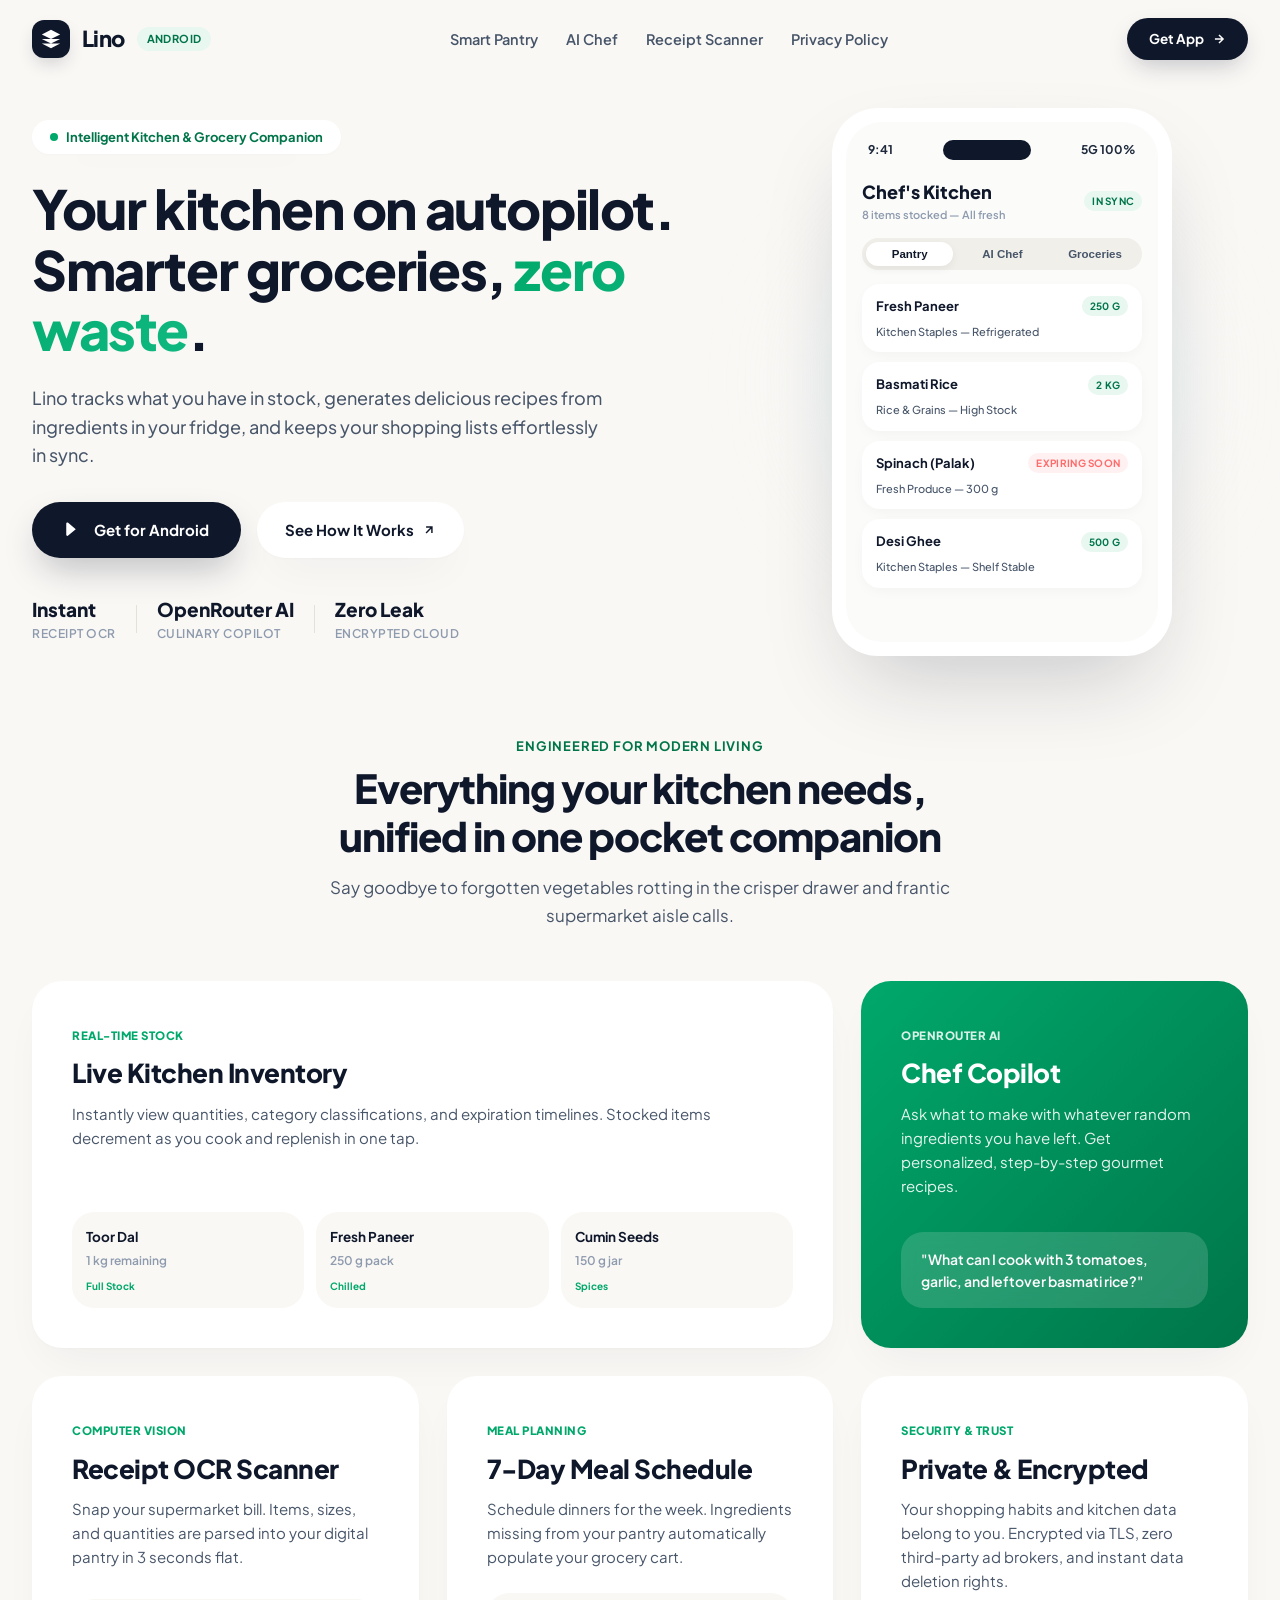
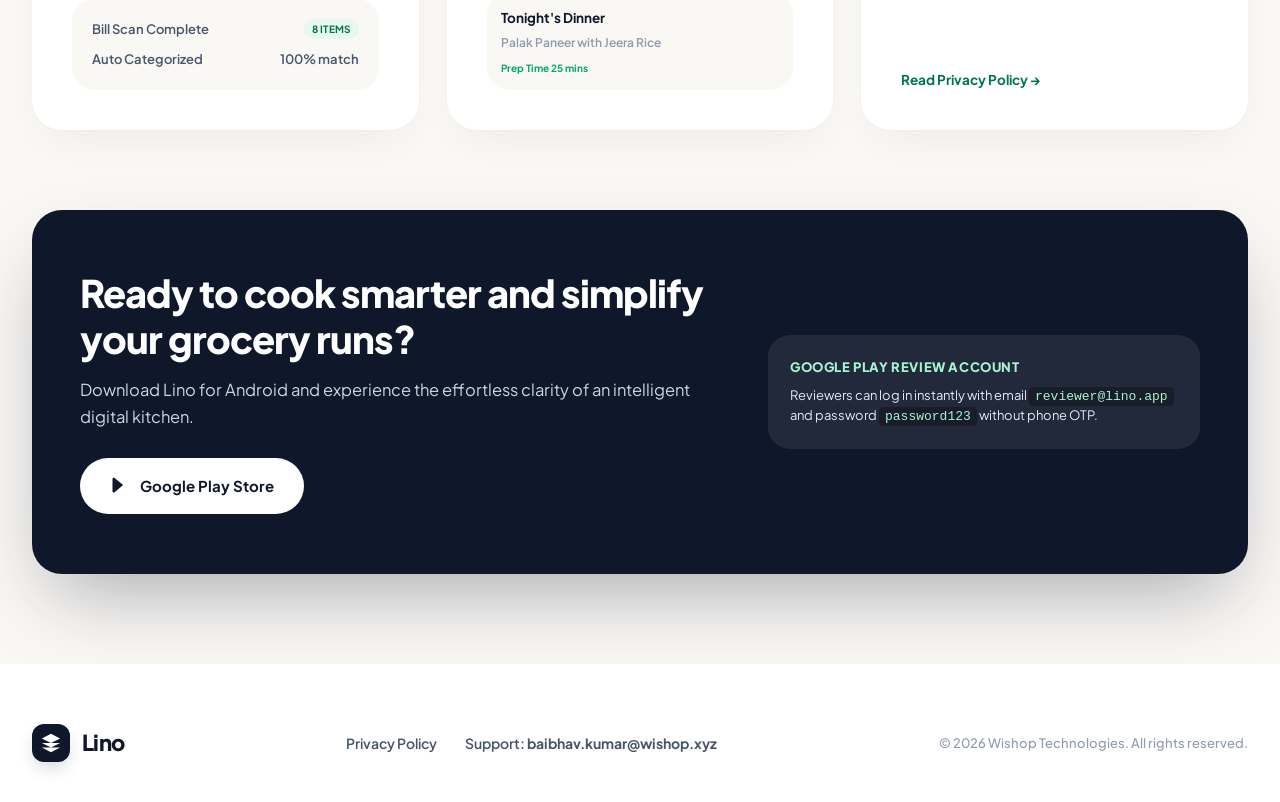
<file: index.html>
<!DOCTYPE html>
<html lang="en">
<head>
  <meta charset="UTF-8">
  <meta name="viewport" content="width=device-width, initial-scale=1.0">
  <title>Lino — Smart Grocery Shopping & Intelligent Kitchen Companion</title>
  <meta name="description" content="Lino is a modern grocery companion and intelligent kitchen inventory app. Track your pantry in real time, cook meals with our AI Chef Copilot, and reduce food waste.">
  <link rel="preconnect" href="https://fonts.googleapis.com">
  <link rel="preconnect" href="https://fonts.gstatic.com" crossorigin>
  <link href="https://fonts.googleapis.com/css2?family=Plus+Jakarta+Sans:wght@400;500;600;700;800&display=swap" rel="stylesheet">
  <style>
    /*
      PREVIOUS PRIVACY POLICY VIEW - COMMENTED OUT AS PER RULE
      Previous index.html contained legal Privacy Policy text.
      The complete legal policy is preserved at privacy.html and linked in navigation & footer.
    */
    :root {
      --bg-warm: #FAF8F5;
      --bg-card: #FFFFFF;
      --primary: #1E293B;
      --primary-dark: #0F172A;
      --accent-green: #00A86B;
      --accent-green-soft: #E8F7F0;
      --accent-green-deep: #00754A;
      --accent-blue: #2563EB;
      --accent-blue-soft: #EFF6FF;
      --accent-coral: #FF6B6B;
      --accent-coral-soft: #FFF1F1;
      --text-main: #1E293B;
      --text-secondary: #475569;
      --text-muted: #8E9BAE;
      --shadow-ambient: 0 20px 45px -15px rgba(26, 38, 57, 0.06), 0 1px 3px rgba(0, 0, 0, 0.02);
      --shadow-hover: 0 30px 60px -18px rgba(26, 38, 57, 0.12);
      --shadow-phone: 0 40px 90px -25px rgba(15, 23, 42, 0.22);
      --radius-sm: 14px;
      --radius-md: 22px;
      --radius-lg: 30px;
      --radius-pill: 9999px;
    }
    * { box-sizing: border-box; margin: 0; padding: 0; border: none; outline: none; }
    html { scroll-behavior: smooth; }
    body {
      font-family: 'Plus Jakarta Sans', -apple-system, BlinkMacSystemFont, sans-serif;
      background-color: var(--bg-warm);
      color: var(--text-main);
      line-height: 1.6;
      -webkit-font-smoothing: antialiased;
      overflow-x: hidden;
    }
    /* Seamless Header Nav */
    nav {
      position: sticky; top: 0; z-index: 100;
      background: rgba(250, 248, 245, 0.9);
      backdrop-filter: blur(16px);
      padding: 18px 32px;
      display: flex; align-items: center; justify-content: space-between;
      max-width: 1320px; margin: 0 auto;
    }
    .brand-wrap { display: flex; align-items: center; gap: 12px; text-decoration: none; color: var(--primary-dark); }
    .brand-logo-icon {
      width: 38px; height: 38px; background: var(--primary-dark);
      border-radius: 12px; display: flex; align-items: center; justify-content: center;
      box-shadow: 0 8px 18px -4px rgba(15, 23, 42, 0.2);
    }
    .brand-logo-icon svg { width: 22px; height: 22px; fill: #FFFFFF; }
    .brand-text { font-size: 22px; font-weight: 800; letter-spacing: -0.6px; color: var(--primary-dark); }
    .brand-badge {
      font-size: 11px; font-weight: 700; background: var(--accent-green-soft);
      color: var(--accent-green-deep); padding: 3px 10px; border-radius: var(--radius-pill);
      letter-spacing: 0.4px; text-transform: uppercase;
    }
    .nav-menu { display: flex; align-items: center; gap: 28px; list-style: none; }
    .nav-link { text-decoration: none; color: var(--text-secondary); font-size: 14.5px; font-weight: 600; transition: color 0.2s; }
    .nav-link:hover { color: var(--accent-green-deep); }
    .nav-btn {
      text-decoration: none; background: var(--primary-dark); color: #FFFFFF;
      font-size: 13.5px; font-weight: 700; padding: 10px 22px; border-radius: var(--radius-pill);
      box-shadow: 0 10px 24px -6px rgba(15, 23, 42, 0.25); display: inline-flex; align-items: center; gap: 8px;
      transition: transform 0.2s, box-shadow 0.2s;
    }
    .nav-btn:hover { transform: translateY(-2px); box-shadow: 0 14px 28px -6px rgba(15, 23, 42, 0.35); }
    /* Hero Showcase - Borderless */
    .hero-section {
      max-width: 1320px; margin: 30px auto 70px; padding: 0 32px;
      display: grid; grid-template-columns: 1.15fr 0.85fr; align-items: center; gap: 60px;
    }
    .hero-content { display: flex; flex-direction: column; gap: 24px; }
    .pill-kicker {
      display: inline-flex; align-items: center; gap: 8px; background: #FFFFFF;
      padding: 7px 18px; border-radius: var(--radius-pill); box-shadow: var(--shadow-ambient);
      font-size: 13px; font-weight: 700; color: var(--accent-green-deep); width: fit-content;
    }
    .pill-kicker span { display: inline-block; width: 8px; height: 8px; background: var(--accent-green); border-radius: var(--radius-pill); }
    .hero-title { font-size: 54px; line-height: 1.12; font-weight: 800; letter-spacing: -1.4px; color: var(--primary-dark); }
    .hero-title em {
      font-style: normal; color: var(--accent-green);
      background: linear-gradient(135deg, #00A86B 0%, #10B981 100%);
      -webkit-background-clip: text; -webkit-text-fill-color: transparent;
    }
    .hero-sub { font-size: 18px; line-height: 1.6; color: var(--text-secondary); max-width: 580px; font-weight: 450; }
    .hero-cta-group { display: flex; align-items: center; gap: 16px; flex-wrap: wrap; margin-top: 8px; }
    .btn-primary {
      text-decoration: none; background: var(--primary-dark); color: #FFFFFF;
      font-size: 15px; font-weight: 700; padding: 16px 32px; border-radius: var(--radius-pill);
      box-shadow: 0 16px 36px -8px rgba(15, 23, 42, 0.28); display: inline-flex; align-items: center; gap: 12px;
      transition: transform 0.2s, box-shadow 0.2s;
    }
    .btn-primary:hover { transform: translateY(-2px); box-shadow: 0 20px 42px -8px rgba(15, 23, 42, 0.38); }
    .btn-secondary {
      text-decoration: none; background: #FFFFFF; color: var(--primary-dark);
      font-size: 15px; font-weight: 700; padding: 16px 28px; border-radius: var(--radius-pill);
      box-shadow: var(--shadow-ambient); display: inline-flex; align-items: center; gap: 8px; transition: transform 0.2s;
    }
    .btn-secondary:hover { transform: translateY(-2px); }
    .hero-proof { display: flex; align-items: center; gap: 20px; margin-top: 12px; }
    .proof-item { display: flex; flex-direction: column; }
    .proof-value { font-size: 19px; font-weight: 800; color: var(--primary-dark); }
    .proof-label { font-size: 12px; color: var(--text-muted); font-weight: 600; text-transform: uppercase; letter-spacing: 0.5px; }
    .proof-separator { width: 1px; height: 28px; background: #E6E1D8; }
    /* Showcase Phone Frame */
    .showcase-wrapper { position: relative; display: flex; justify-content: center; align-items: center; }
    .showcase-glow {
      position: absolute; width: 420px; height: 420px;
      background: radial-gradient(circle, rgba(167, 243, 208, 0.4) 0%, rgba(224, 242, 254, 0.3) 50%, transparent 70%);
      filter: blur(50px); z-index: 1; pointer-events: none;
    }
    .phone-mockup {
      position: relative; z-index: 2; width: 340px; background: #FFFFFF;
      border-radius: 46px; padding: 14px; box-shadow: var(--shadow-phone);
      transition: transform 0.3s cubic-bezier(0.16, 1, 0.3, 1);
    }
    .phone-mockup:hover { transform: translateY(-4px); }
    .phone-screen {
      background: #FBFBFA; border-radius: 36px; padding: 18px 16px 20px;
      display: flex; flex-direction: column; gap: 14px; min-height: 520px; overflow: hidden;
    }
    .phone-status-bar { display: flex; justify-content: space-between; align-items: center; padding: 0 6px 4px; font-size: 12px; font-weight: 700; color: var(--primary); }
    .dynamic-island { width: 88px; height: 20px; background: var(--primary-dark); border-radius: var(--radius-pill); margin: 0 auto; }
    .phone-header { display: flex; justify-content: space-between; align-items: center; }
    .phone-title { font-size: 18px; font-weight: 800; color: var(--primary-dark); }
    .phone-sub { font-size: 11px; font-weight: 600; color: var(--text-muted); }
    .phone-tab-bar { display: flex; gap: 6px; background: #F1EFEA; padding: 4px; border-radius: var(--radius-pill); }
    .tab-btn {
      flex: 1; background: transparent; color: var(--text-secondary); font-size: 11.5px;
      font-weight: 700; padding: 6px 0; border-radius: var(--radius-pill); cursor: pointer; text-align: center;
      transition: background 0.2s, color 0.2s;
    }
    .tab-btn.active { background: #FFFFFF; color: var(--primary-dark); box-shadow: 0 3px 8px rgba(0, 0, 0, 0.06); }
    .tab-content { display: none; flex-direction: column; gap: 10px; animation: fadeIn 0.25s ease-in-out; }
    .tab-content.active { display: flex; }
    @keyframes fadeIn { from { opacity: 0; transform: translateY(4px); } to { opacity: 1; transform: translateY(0); } }
    .phone-card {
      background: #FFFFFF; border-radius: 18px; padding: 12px 14px;
      box-shadow: 0 4px 14px -2px rgba(0, 0, 0, 0.04); display: flex; flex-direction: column; gap: 6px;
    }
    .card-top { display: flex; justify-content: space-between; align-items: center; }
    .card-title { font-size: 13px; font-weight: 700; color: var(--primary-dark); }
    .badge-pill { font-size: 10px; font-weight: 700; padding: 2px 8px; border-radius: var(--radius-pill); text-transform: uppercase; letter-spacing: 0.3px; }
    .badge-green { background: var(--accent-green-soft); color: var(--accent-green-deep); }
    .badge-blue { background: var(--accent-blue-soft); color: var(--accent-blue); }
    .badge-coral { background: var(--accent-coral-soft); color: var(--accent-coral); }
    .card-meta { font-size: 11px; color: var(--text-secondary); font-weight: 500; }
    .ai-bubble {
      background: linear-gradient(135deg, #00A86B 0%, #00754A 100%); color: #FFFFFF;
      border-radius: 18px; padding: 14px; display: flex; flex-direction: column; gap: 8px;
      box-shadow: 0 10px 22px -6px rgba(0, 168, 107, 0.35);
    }
    .ai-bubble-tag { font-size: 10px; font-weight: 800; text-transform: uppercase; letter-spacing: 0.6px; opacity: 0.9; }
    .ai-bubble-msg { font-size: 12.5px; font-weight: 600; line-height: 1.45; }
    .recipe-callout {
      background: #FFFFFF; border-radius: 16px; padding: 12px; display: flex; align-items: center; gap: 12px;
      box-shadow: 0 4px 12px rgba(0, 0, 0, 0.03);
    }
    .recipe-thumb { width: 44px; height: 44px; background: #F4F1EA; border-radius: 12px; display: flex; align-items: center; justify-content: center; font-size: 22px; }
    .recipe-info { flex: 1; }
    .recipe-name { font-size: 12.5px; font-weight: 700; color: var(--primary-dark); }
    .recipe-sub { font-size: 10.5px; color: var(--text-muted); font-weight: 600; }
    .stepper {
      display: flex; align-items: center; gap: 6px; background: #F4F1EA;
      padding: 3px 8px; border-radius: var(--radius-pill); font-size: 11px; font-weight: 700; color: var(--primary-dark);
    }
    /* Pinterest-Style Bento Grid Showcase */
    .bento-section { max-width: 1320px; margin: 80px auto; padding: 0 32px; }
    .section-head { text-align: center; max-width: 680px; margin: 0 auto 52px; }
    .section-kicker { font-size: 13px; font-weight: 700; text-transform: uppercase; letter-spacing: 0.8px; color: var(--accent-green-deep); margin-bottom: 8px; }
    .section-title { font-size: 40px; font-weight: 800; letter-spacing: -1px; color: var(--primary-dark); line-height: 1.2; margin-bottom: 14px; }
    .section-desc { font-size: 17px; color: var(--text-secondary); line-height: 1.6; }
    .bento-grid { display: grid; grid-template-columns: repeat(12, 1fr); gap: 28px; }
    .bento-card {
      background: var(--bg-card); border-radius: var(--radius-lg); padding: 40px;
      box-shadow: var(--shadow-ambient); display: flex; flex-direction: column; justify-content: space-between;
      transition: transform 0.25s, box-shadow 0.25s; position: relative; overflow: hidden;
    }
    .bento-card:hover { transform: translateY(-4px); box-shadow: var(--shadow-hover); }
    .bento-col-8 { grid-column: span 8; }
    .bento-col-4 { grid-column: span 4; }
    .bento-card-green { background: linear-gradient(135deg, #00A86B 0%, #00754A 100%); color: #FFFFFF; }
    .bento-tag { font-size: 11.5px; font-weight: 800; text-transform: uppercase; letter-spacing: 0.5px; margin-bottom: 12px; display: inline-block; }
    .tag-green-tone { color: var(--accent-green); }
    .tag-white-tone { color: rgba(255, 255, 255, 0.85); }
    .bento-card-title { font-size: 26px; font-weight: 800; letter-spacing: -0.5px; margin-bottom: 12px; color: var(--primary-dark); line-height: 1.25; }
    .bento-card-green .bento-card-title { color: #FFFFFF; }
    .bento-card-desc { font-size: 15px; line-height: 1.6; color: var(--text-secondary); margin-bottom: 24px; }
    .bento-card-green .bento-card-desc { color: rgba(255, 255, 255, 0.9); }
    .mini-pantry-cluster { display: grid; grid-template-columns: repeat(3, 1fr); gap: 12px; margin-top: 10px; }
    .pantry-pill-item { background: #FAF8F5; padding: 14px; border-radius: var(--radius-md); display: flex; flex-direction: column; gap: 4px; }
    .pantry-pill-title { font-size: 13.5px; font-weight: 700; color: var(--primary-dark); }
    .pantry-pill-qty { font-size: 12px; color: var(--text-muted); font-weight: 600; }
    .pantry-pill-badge { font-size: 10px; font-weight: 700; color: var(--accent-green); margin-top: 4px; }
    .chat-bubble-widget { background: rgba(255, 255, 255, 0.15); backdrop-filter: blur(8px); padding: 16px 20px; border-radius: var(--radius-md); color: #FFFFFF; font-size: 14px; font-weight: 600; margin-top: 10px; }
    .ocr-scanner-visual { background: #FAF8F5; border-radius: var(--radius-md); padding: 20px; display: flex; flex-direction: column; gap: 10px; }
    .receipt-row { display: flex; justify-content: space-between; font-size: 13px; font-weight: 600; color: var(--text-secondary); }
    /* CTA & Reviewer Section */
    .cta-banner { max-width: 1320px; margin: 40px auto 90px; padding: 0 32px; }
    .banner-card {
      background: var(--primary-dark); border-radius: var(--radius-lg); padding: 60px 48px;
      color: #FFFFFF; display: grid; grid-template-columns: 1.2fr 0.8fr; align-items: center; gap: 40px;
      box-shadow: 0 35px 80px -20px rgba(15, 23, 42, 0.35);
    }
    .banner-title { font-size: 38px; font-weight: 800; letter-spacing: -1px; line-height: 1.2; margin-bottom: 16px; }
    .banner-sub { font-size: 16.5px; color: #CBD5E1; line-height: 1.6; margin-bottom: 28px; }
    .banner-actions { display: flex; gap: 16px; flex-wrap: wrap; }
    .btn-light {
      text-decoration: none; background: #FFFFFF; color: var(--primary-dark);
      font-size: 15px; font-weight: 700; padding: 16px 30px; border-radius: var(--radius-pill);
      display: inline-flex; align-items: center; gap: 10px; transition: transform 0.2s;
    }
    .btn-light:hover { transform: translateY(-2px); }
    .reviewer-note-box {
      background: rgba(255, 255, 255, 0.08); border-radius: var(--radius-md);
      padding: 22px; display: flex; flex-direction: column; gap: 8px;
    }
    .reviewer-note-title { font-size: 13px; font-weight: 800; text-transform: uppercase; letter-spacing: 0.6px; color: #A7F3D0; }
    .reviewer-note-text { font-size: 13px; line-height: 1.5; color: #E2E8F0; }
    .reviewer-code { font-family: monospace; background: rgba(0, 0, 0, 0.3); padding: 2px 6px; border-radius: 4px; color: #A7F3D0; }
    /* Footer */
    footer { background: #FFFFFF; padding: 60px 32px 40px; margin-top: 40px; }
    .footer-inner { max-width: 1320px; margin: 0 auto; display: flex; justify-content: space-between; align-items: center; flex-wrap: wrap; gap: 24px; }
    .footer-links { display: flex; align-items: center; gap: 28px; list-style: none; }
    .footer-link { text-decoration: none; color: var(--text-secondary); font-size: 14px; font-weight: 600; transition: color 0.2s; }
    .footer-link:hover { color: var(--accent-green); }
    .footer-copy { font-size: 13px; color: var(--text-muted); font-weight: 500; }
    /* Responsive Media Queries */
    @media (max-width: 1024px) {
      .hero-section { grid-template-columns: 1fr; gap: 50px; text-align: center; }
      .hero-content { align-items: center; }
      .hero-cta-group, .hero-proof { justify-content: center; }
      .bento-col-8, .bento-col-4 { grid-column: span 12; }
      .banner-card { grid-template-columns: 1fr; padding: 40px 28px; }
    }
    @media (max-width: 640px) {
      nav { padding: 14px 20px; }
      .nav-menu { display: none; }
      .hero-title { font-size: 38px; }
      .hero-sub { font-size: 16px; }
      .section-title { font-size: 30px; }
      .bento-card { padding: 28px 22px; }
      .mini-pantry-cluster { grid-template-columns: 1fr; }
      .phone-mockup { width: 100%; max-width: 330px; }
    }
  </style>
</head>
<body>

  <!-- Top Navigation (Seamless, borderless) -->
  <nav>
    <a href="index.html" class="brand-wrap">
      <div class="brand-logo-icon">
        <svg viewBox="0 0 24 24">
          <path d="M12 2L2 7l10 5 10-5-10-5zM2 17l10 5 10-5M2 12l10 5 10-5"/>
        </svg>
      </div>
      <span class="brand-text">Lino</span>
      <span class="brand-badge">Android</span>
    </a>

    <ul class="nav-menu">
      <li><a href="#pantry" class="nav-link">Smart Pantry</a></li>
      <li><a href="#chef" class="nav-link">AI Chef</a></li>
      <li><a href="#scanner" class="nav-link">Receipt Scanner</a></li>
      <li><a href="privacy.html" class="nav-link">Privacy Policy</a></li>
    </ul>

    <a href="#download" class="nav-btn">
      <span>Get App</span>
      <svg width="14" height="14" viewBox="0 0 24 24" fill="none" stroke="currentColor" stroke-width="2.5">
        <path d="M5 12h14M12 5l7 7-7 7"/>
      </svg>
    </a>
  </nav>

  <!-- Hero Section -->
  <section class="hero-section">
    <div class="hero-content">
      <div class="pill-kicker">
        <span></span>
        Intelligent Kitchen & Grocery Companion
      </div>

      <h1 class="hero-title">
        Your kitchen on autopilot. Smarter groceries, <em>zero waste</em>.
      </h1>

      <p class="hero-sub">
        Lino tracks what you have in stock, generates delicious recipes from ingredients in your fridge, and keeps your shopping lists effortlessly in sync.
      </p>

      <div class="hero-cta-group">
        <a href="#download" class="btn-primary">
          <svg width="18" height="18" viewBox="0 0 24 24" fill="currentColor">
            <path d="M3 20.5v-17c0-.83.67-1.5 1.5-1.5.39 0 .78.15 1.06.44l10.15 8.5-10.15 8.5c-.28.29-.67.44-1.06.44-.83 0-1.5-.67-1.5-1.5z"/>
          </svg>
          <span>Get for Android</span>
        </a>

        <a href="#pantry" class="btn-secondary">
          <span>See How It Works</span>
          <svg width="14" height="14" viewBox="0 0 24 24" fill="none" stroke="currentColor" stroke-width="2.5">
            <path d="M7 17L17 7M7 7h10v10"/>
          </svg>
        </a>
      </div>

      <div class="hero-proof">
        <div class="proof-item">
          <div class="proof-value">Instant</div>
          <div class="proof-label">Receipt OCR</div>
        </div>
        <div class="proof-separator"></div>
        <div class="proof-item">
          <div class="proof-value">OpenRouter AI</div>
          <div class="proof-label">Culinary Copilot</div>
        </div>
        <div class="proof-separator"></div>
        <div class="proof-item">
          <div class="proof-value">Zero Leak</div>
          <div class="proof-label">Encrypted Cloud</div>
        </div>
      </div>
    </div>

    <!-- Phone Showcase Widget (Interactive Live Preview) -->
    <div class="showcase-wrapper">
      <div class="showcase-glow"></div>

      <div class="phone-mockup">
        <div class="phone-screen">
          <div class="phone-status-bar">
            <span>9:41</span>
            <div class="dynamic-island"></div>
            <span>5G 100%</span>
          </div>

          <div class="phone-header">
            <div>
              <div class="phone-title">Chef's Kitchen</div>
              <div class="phone-sub">8 items stocked — All fresh</div>
            </div>
            <span class="badge-pill badge-green">In Sync</span>
          </div>

          <!-- Interactive Tab Switcher -->
          <div class="phone-tab-bar">
            <button class="tab-btn active" onclick="switchPhoneTab('tab-pantry', this)">Pantry</button>
            <button class="tab-btn" onclick="switchPhoneTab('tab-chef', this)">AI Chef</button>
            <button class="tab-btn" onclick="switchPhoneTab('tab-cart', this)">Groceries</button>
          </div>

          <!-- Tab 1: Smart Pantry -->
          <div id="tab-pantry" class="tab-content active">
            <div class="phone-card">
              <div class="card-top">
                <span class="card-title">Fresh Paneer</span>
                <span class="badge-pill badge-green">250 g</span>
              </div>
              <span class="card-meta">Kitchen Staples — Refrigerated</span>
            </div>

            <div class="phone-card">
              <div class="card-top">
                <span class="card-title">Basmati Rice</span>
                <span class="badge-pill badge-green">2 kg</span>
              </div>
              <span class="card-meta">Rice & Grains — High Stock</span>
            </div>

            <div class="phone-card">
              <div class="card-top">
                <span class="card-title">Spinach (Palak)</span>
                <span class="badge-pill badge-coral">Expiring Soon</span>
              </div>
              <span class="card-meta">Fresh Produce — 300 g</span>
            </div>

            <div class="phone-card">
              <div class="card-top">
                <span class="card-title">Desi Ghee</span>
                <span class="badge-pill badge-green">500 g</span>
              </div>
              <span class="card-meta">Kitchen Staples — Shelf Stable</span>
            </div>
          </div>

          <!-- Tab 2: AI Chef Copilot -->
          <div id="tab-chef" class="tab-content">
            <div class="ai-bubble">
              <span class="ai-bubble-tag">Chef Lino Suggestion</span>
              <span class="ai-bubble-msg">
                "You have spinach, fresh paneer, and basmati rice. Let's make Palak Paneer with fragrant Jeera Rice!"
              </span>
            </div>

            <div class="recipe-callout">
              <div class="recipe-thumb">🥘</div>
              <div class="recipe-info">
                <div class="recipe-name">Palak Paneer & Jeera Rice</div>
                <div class="recipe-sub">25 mins — 100% ingredients ready</div>
              </div>
              <span class="badge-pill badge-blue">Ready</span>
            </div>
          </div>

          <!-- Tab 3: Groceries -->
          <div id="tab-cart" class="tab-content">
            <div class="phone-card">
              <div class="card-top">
                <span class="card-title">Greek Yogurt</span>
                <div class="stepper"><span>—</span> 2 <span>+</span></div>
              </div>
              <span class="card-meta">Dairy aisle — Needed tomorrow</span>
            </div>

            <div class="phone-card">
              <div class="card-top">
                <span class="card-title">Almond Milk</span>
                <div class="stepper"><span>—</span> 1 <span>+</span></div>
              </div>
              <span class="card-meta">Beverages — Unsweetened</span>
            </div>

            <div class="phone-card">
              <div class="card-top">
                <span class="card-title">Avocado</span>
                <div class="stepper"><span>—</span> 3 <span>+</span></div>
              </div>
              <span class="card-meta">Produce — Haas ripe</span>
            </div>
          </div>

        </div>
      </div>
    </div>
  </section>

  <!-- Pinterest-Style Bento Grid Showcase (Borderless Cards) -->
  <section class="bento-section" id="pantry">
    <div class="section-head">
      <div class="section-kicker">Engineered For Modern Living</div>
      <h2 class="section-title">Everything your kitchen needs, unified in one pocket companion</h2>
      <p class="section-desc">
        Say goodbye to forgotten vegetables rotting in the crisper drawer and frantic supermarket aisle calls.
      </p>
    </div>

    <div class="bento-grid">
      <!-- Bento 1: Large Pantry Cell -->
      <div class="bento-card bento-col-8">
        <div>
          <span class="bento-tag tag-green-tone">Real-Time Stock</span>
          <h3 class="bento-card-title">Live Kitchen Inventory</h3>
          <p class="bento-card-desc">
            Instantly view quantities, category classifications, and expiration timelines. Stocked items decrement as you cook and replenish in one tap.
          </p>
        </div>

        <div class="mini-pantry-cluster">
          <div class="pantry-pill-item">
            <span class="pantry-pill-title">Toor Dal</span>
            <span class="pantry-pill-qty">1 kg remaining</span>
            <span class="pantry-pill-badge">Full Stock</span>
          </div>
          <div class="pantry-pill-item">
            <span class="pantry-pill-title">Fresh Paneer</span>
            <span class="pantry-pill-qty">250 g pack</span>
            <span class="pantry-pill-badge">Chilled</span>
          </div>
          <div class="pantry-pill-item">
            <span class="pantry-pill-title">Cumin Seeds</span>
            <span class="pantry-pill-qty">150 g jar</span>
            <span class="pantry-pill-badge">Spices</span>
          </div>
        </div>
      </div>

      <!-- Bento 2: AI Chef Vibrant Green Card -->
      <div class="bento-card bento-col-4 bento-card-green" id="chef">
        <div>
          <span class="bento-tag tag-white-tone">OpenRouter AI</span>
          <h3 class="bento-card-title">Chef Copilot</h3>
          <p class="bento-card-desc">
            Ask what to make with whatever random ingredients you have left. Get personalized, step-by-step gourmet recipes.
          </p>
        </div>

        <div class="chat-bubble-widget">
          "What can I cook with 3 tomatoes, garlic, and leftover basmati rice?"
        </div>
      </div>

      <!-- Bento 3: OCR Receipt Scanner -->
      <div class="bento-card bento-col-4" id="scanner">
        <div>
          <span class="bento-tag tag-green-tone">Computer Vision</span>
          <h3 class="bento-card-title">Receipt OCR Scanner</h3>
          <p class="bento-card-desc">
            Snap your supermarket bill. Items, sizes, and quantities are parsed into your digital pantry in 3 seconds flat.
          </p>
        </div>

        <div class="ocr-scanner-visual">
          <div class="receipt-row">
            <span>Bill Scan Complete</span>
            <span class="badge-pill badge-green">8 Items</span>
          </div>
          <div class="receipt-row">
            <span>Auto Categorized</span>
            <span>100% match</span>
          </div>
        </div>
      </div>

      <!-- Bento 4: 7-Day Meal Calendar -->
      <div class="bento-card bento-col-4">
        <div>
          <span class="bento-tag tag-green-tone">Meal Planning</span>
          <h3 class="bento-card-title">7-Day Meal Schedule</h3>
          <p class="bento-card-desc">
            Schedule dinners for the week. Ingredients missing from your pantry automatically populate your grocery cart.
          </p>
        </div>

        <div class="pantry-pill-item">
          <span class="pantry-pill-title">Tonight's Dinner</span>
          <span class="pantry-pill-qty">Palak Paneer with Jeera Rice</span>
          <span class="pantry-pill-badge">Prep Time 25 mins</span>
        </div>
      </div>

      <!-- Bento 5: Privacy-First Cloud -->
      <div class="bento-card bento-col-4">
        <div>
          <span class="bento-tag tag-green-tone">Security & Trust</span>
          <h3 class="bento-card-title">Private & Encrypted</h3>
          <p class="bento-card-desc">
            Your shopping habits and kitchen data belong to you. Encrypted via TLS, zero third-party ad brokers, and instant data deletion rights.
          </p>
        </div>

        <a href="privacy.html" style="font-size: 13.5px; font-weight: 700; color: var(--accent-green-deep); text-decoration: none;">
          Read Privacy Policy →
        </a>
      </div>
    </div>
  </section>

  <!-- Download & Reviewer Information Banner -->
  <section class="cta-banner" id="download">
    <div class="banner-card">
      <div>
        <h2 class="banner-title">Ready to cook smarter and simplify your grocery runs?</h2>
        <p class="banner-sub">
          Download Lino for Android and experience the effortless clarity of an intelligent digital kitchen.
        </p>

        <div class="banner-actions">
          <a href="#" class="btn-light">
            <svg width="20" height="20" viewBox="0 0 24 24" fill="currentColor">
              <path d="M3 20.5v-17c0-.83.67-1.5 1.5-1.5.39 0 .78.15 1.06.44l10.15 8.5-10.15 8.5c-.28.29-.67.44-1.06.44-.83 0-1.5-.67-1.5-1.5z"/>
            </svg>
            <span>Google Play Store</span>
          </a>
        </div>
      </div>

      <div class="reviewer-note-box">
        <span class="reviewer-note-title">Google Play Review Account</span>
        <p class="reviewer-note-text">
          Reviewers can log in instantly with email <span class="reviewer-code">reviewer@lino.app</span> and password <span class="reviewer-code">password123</span> without phone OTP.
        </p>
      </div>
    </div>
  </section>

  <!-- Seamless Footer -->
  <footer>
    <div class="footer-inner">
      <div class="brand-wrap">
        <div class="brand-logo-icon">
          <svg viewBox="0 0 24 24">
            <path d="M12 2L2 7l10 5 10-5-10-5zM2 17l10 5 10-5M2 12l10 5 10-5"/>
          </svg>
        </div>
        <span class="brand-text">Lino</span>
      </div>

      <ul class="footer-links">
        <li><a href="privacy.html" class="footer-link">Privacy Policy</a></li>
        <li>
          <span class="footer-link">
            Support: <strong style="unicode-bidi: bidi-override; direction: rtl;">zyx.pohsiw@ramuk.vahbiab</strong>
          </span>
        </li>
      </ul>

      <div class="footer-copy">
        &copy; 2026 Wishop Technologies. All rights reserved.
      </div>
    </div>
  </footer>

  <script>
    function switchPhoneTab(tabId, btn) {
      document.querySelectorAll('.tab-content').forEach(function(el) {
        el.classList.remove('active');
      });
      document.querySelectorAll('.tab-btn').forEach(function(el) {
        el.classList.remove('active');
      });
      var target = document.getElementById(tabId);
      if (target) {
        target.classList.add('active');
      }
      btn.classList.add('active');
    }
  </script>
</body>
</html>
</file>
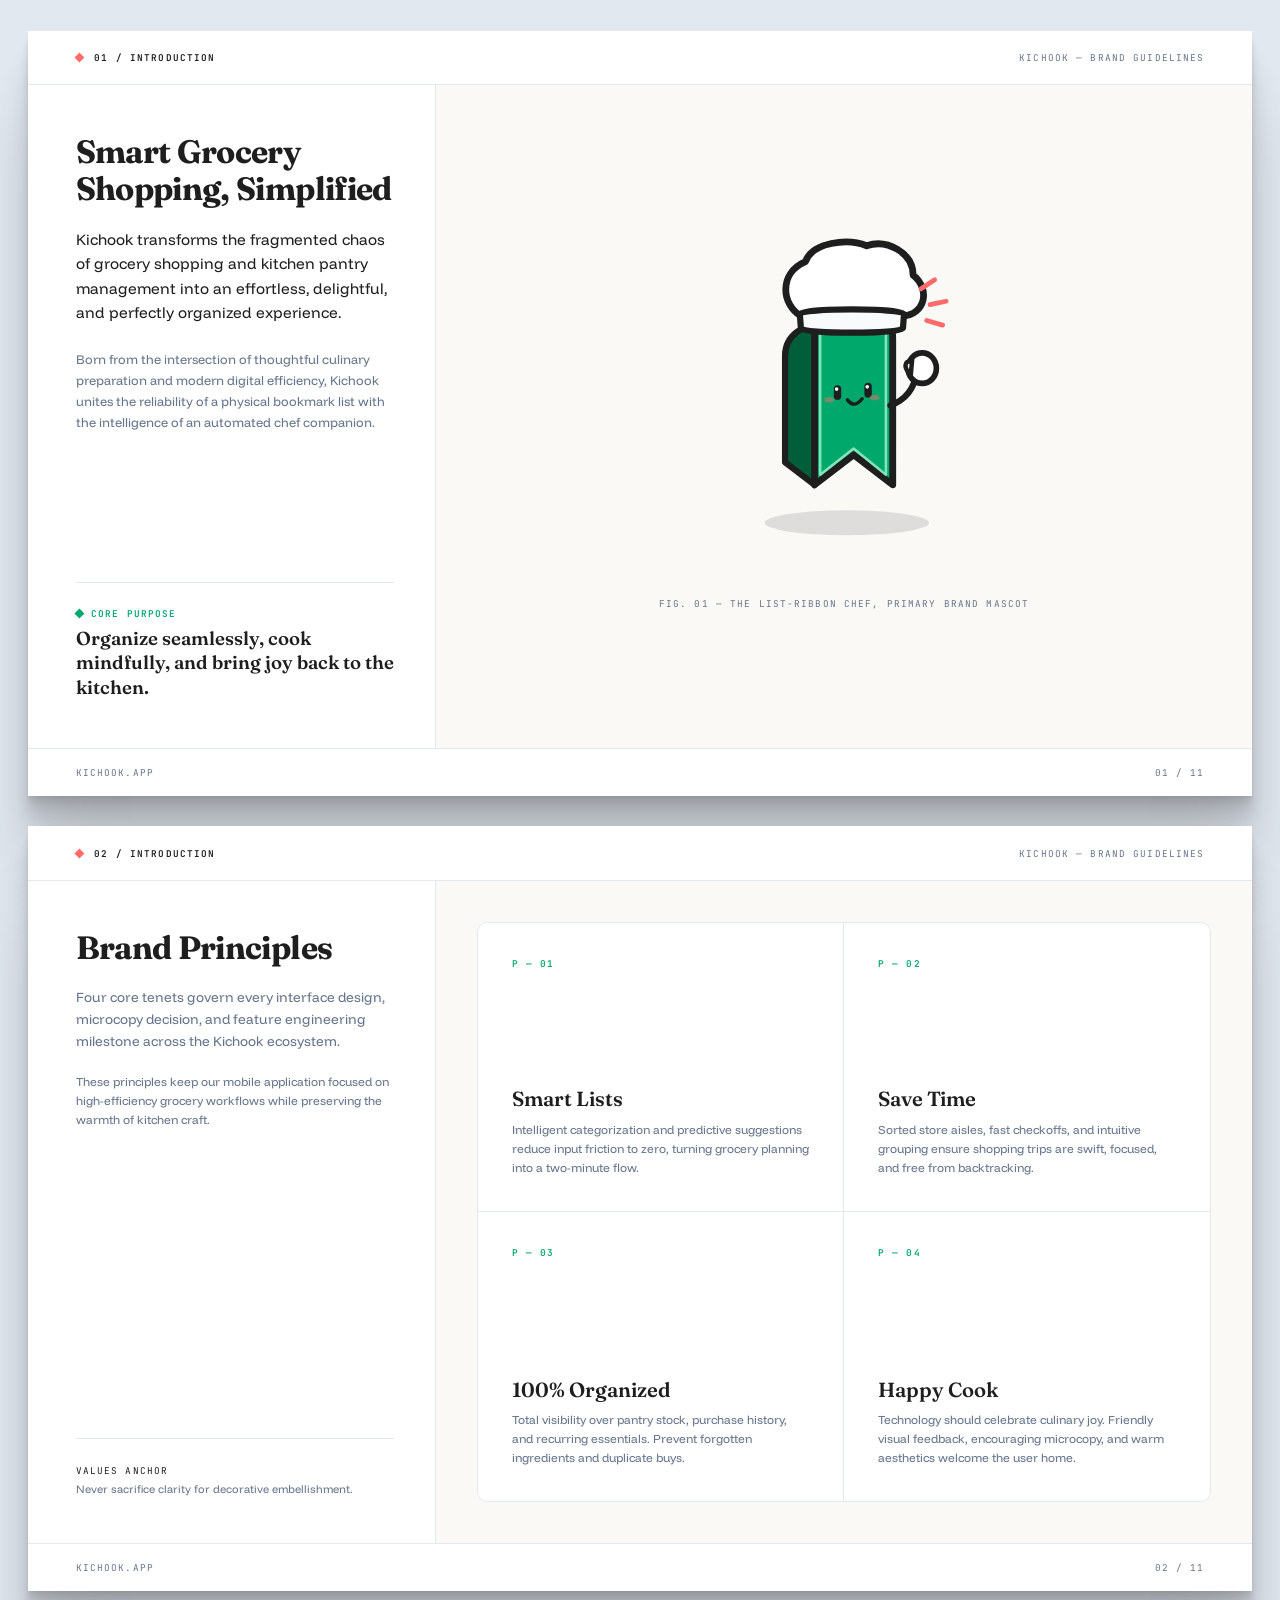
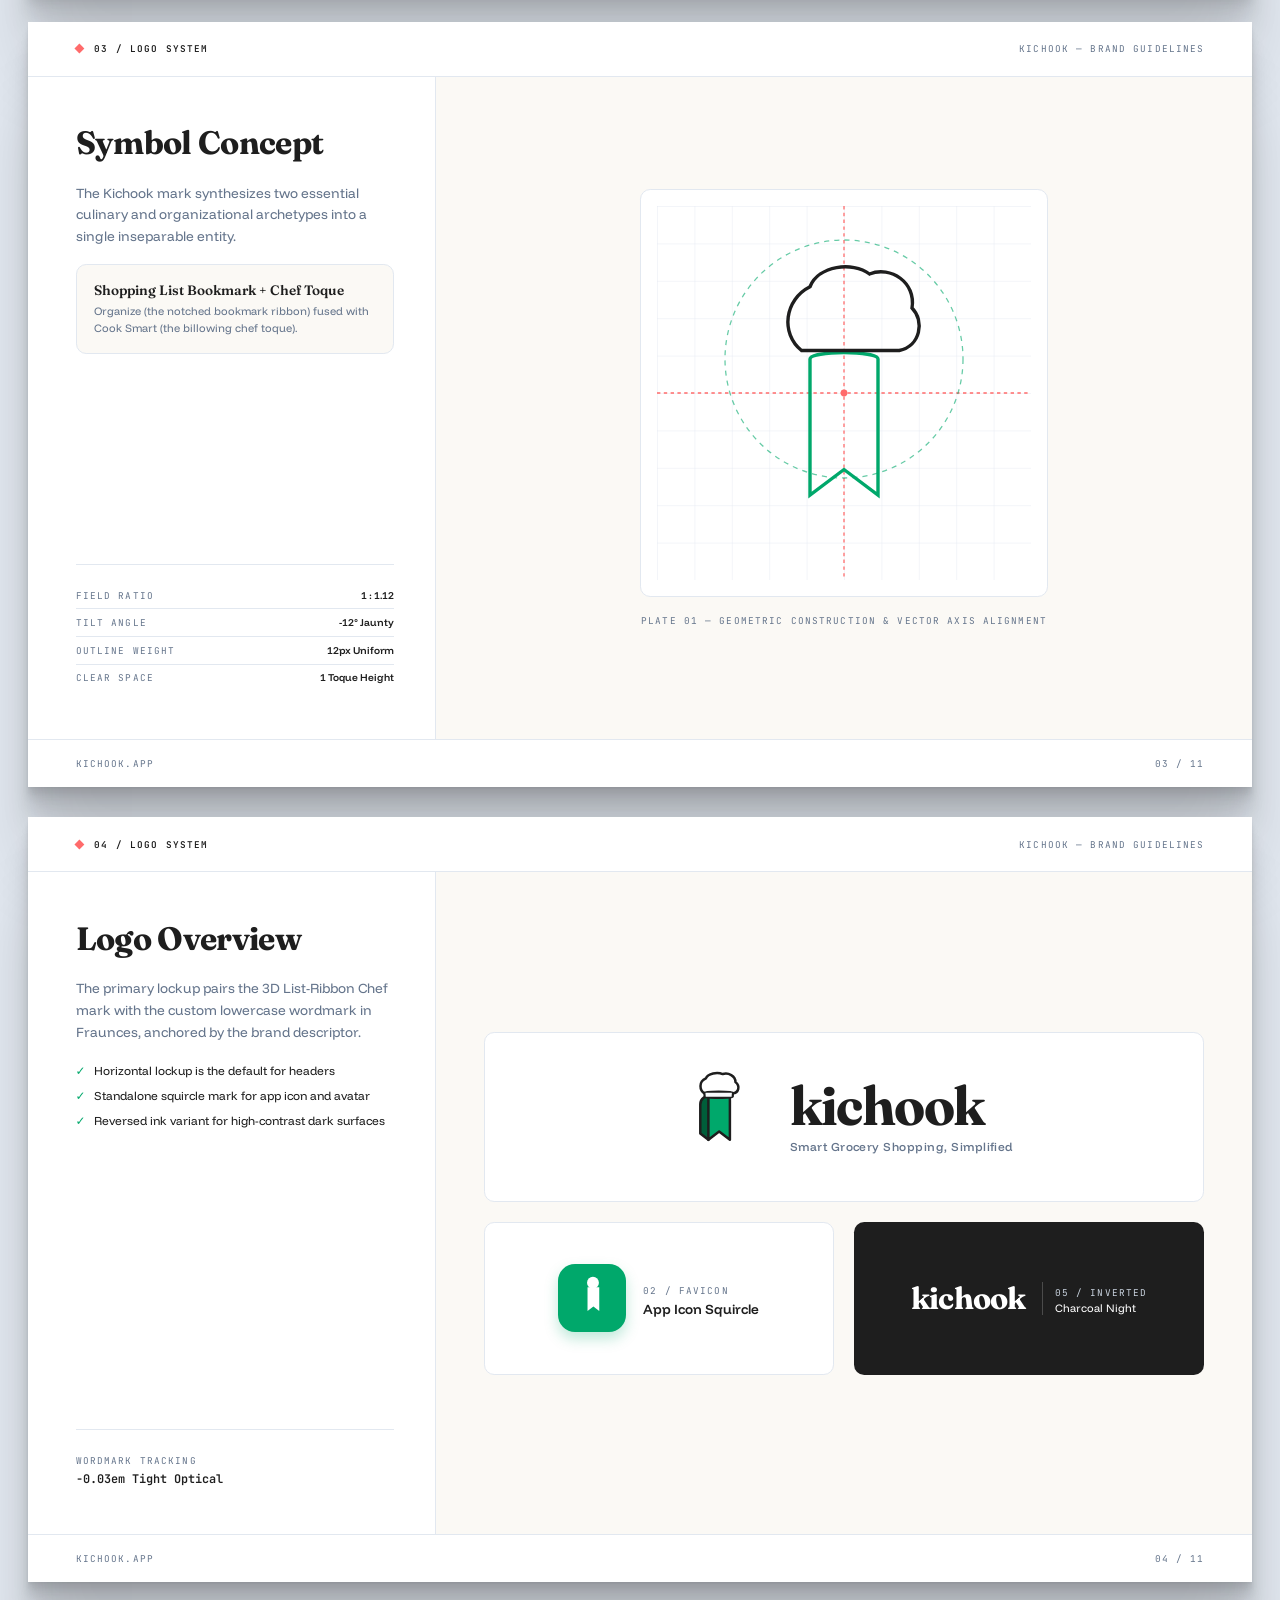
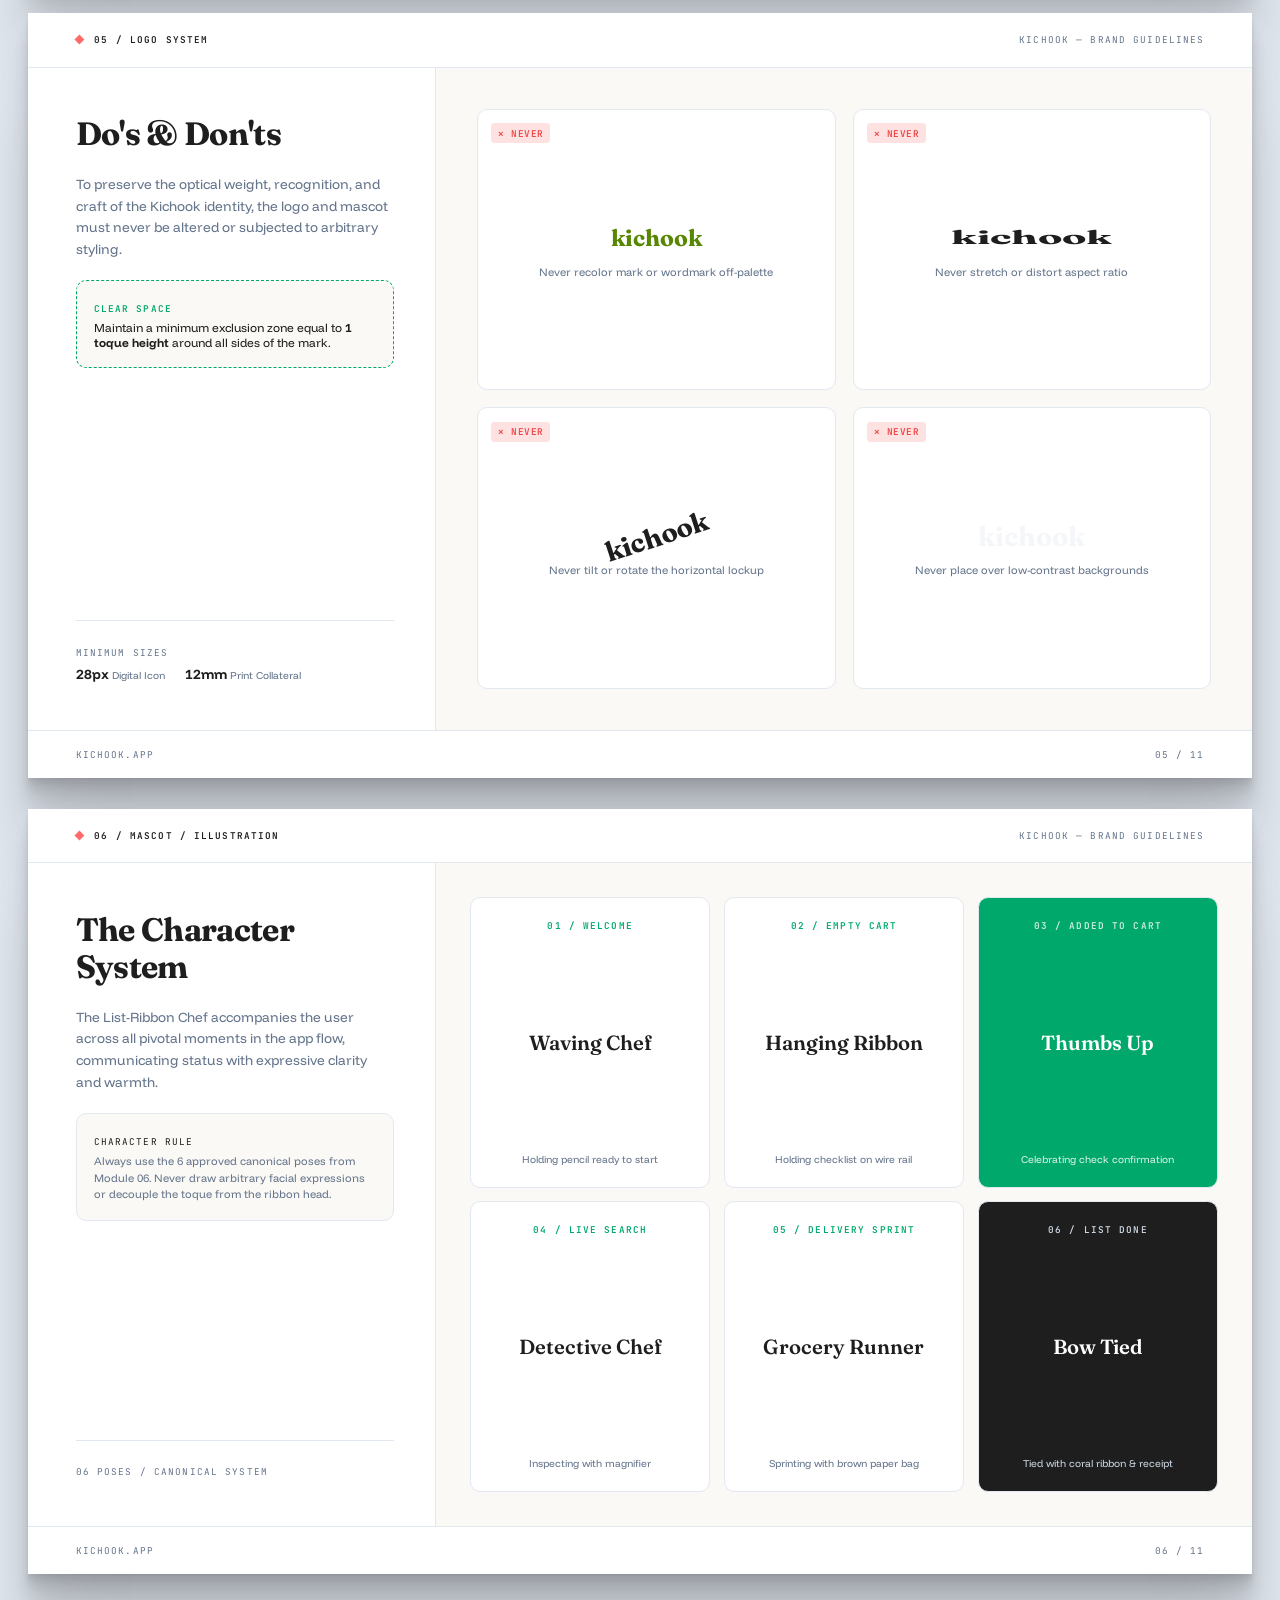
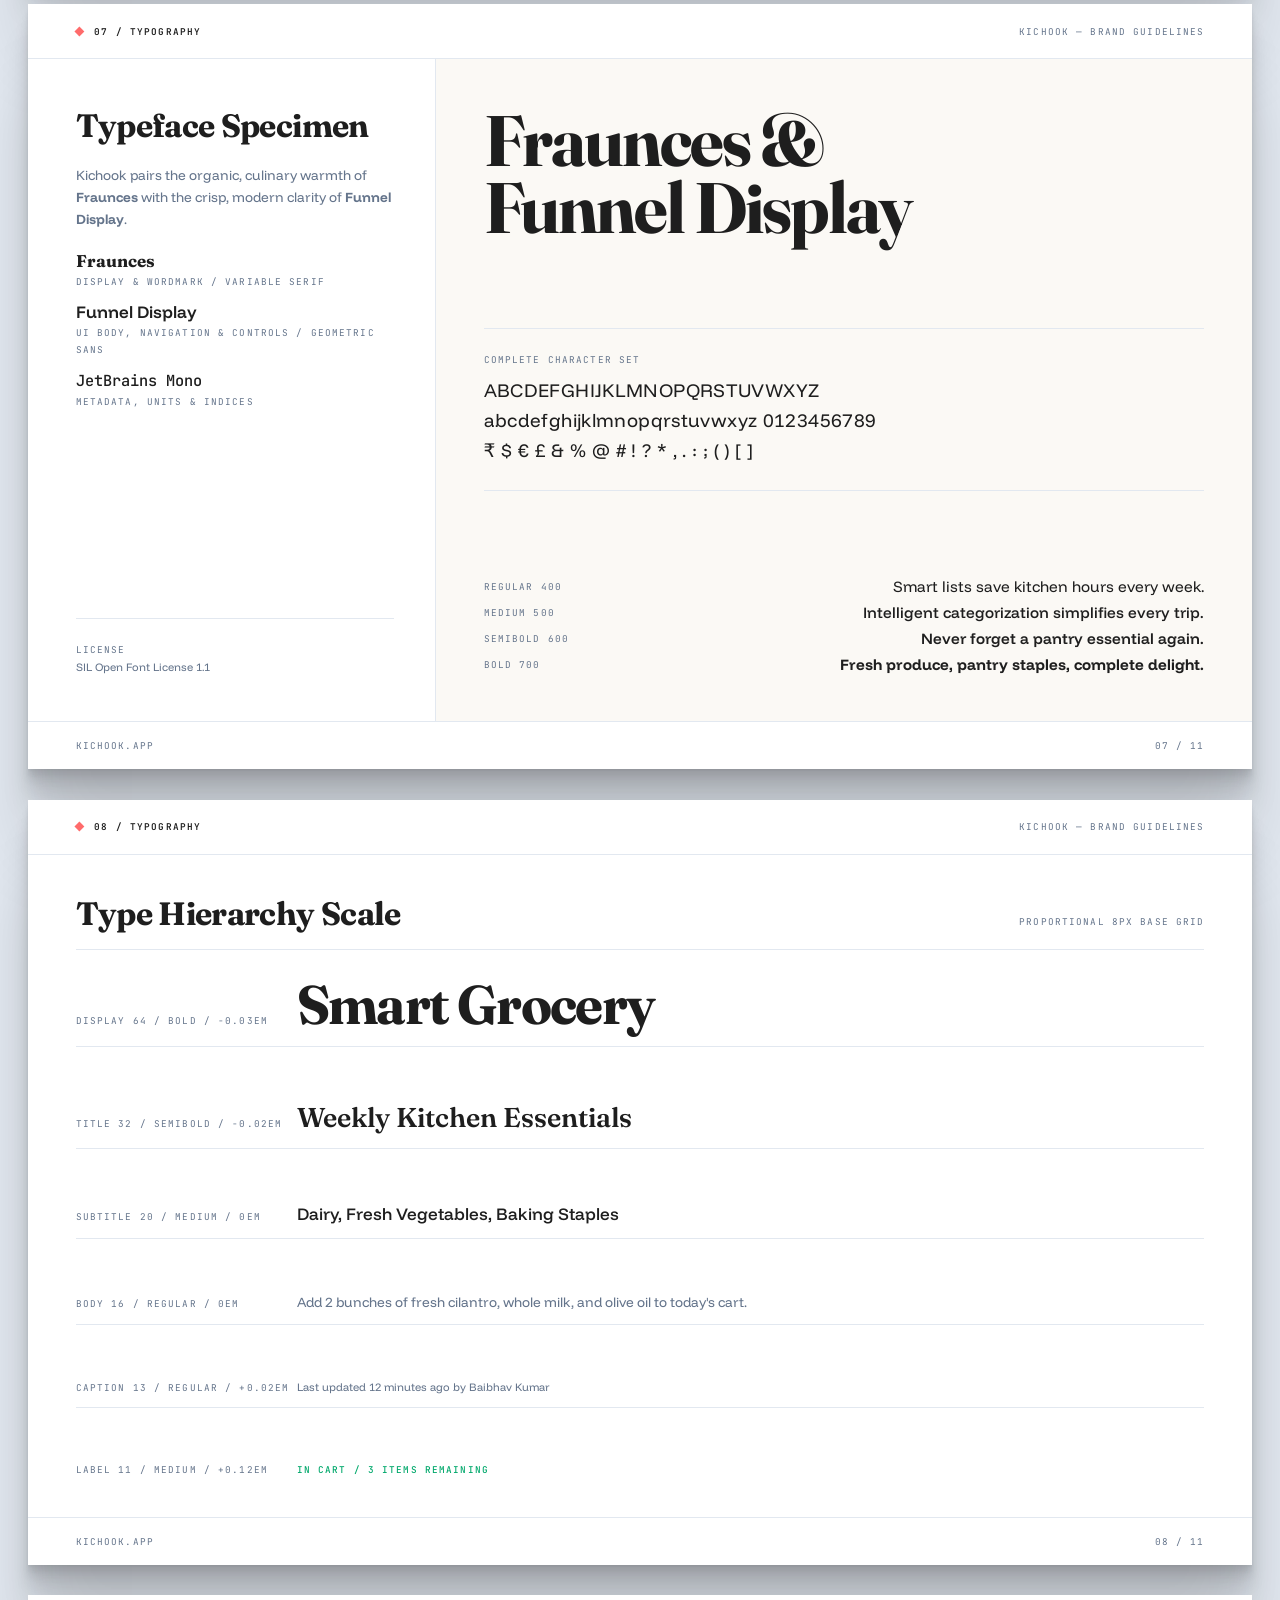
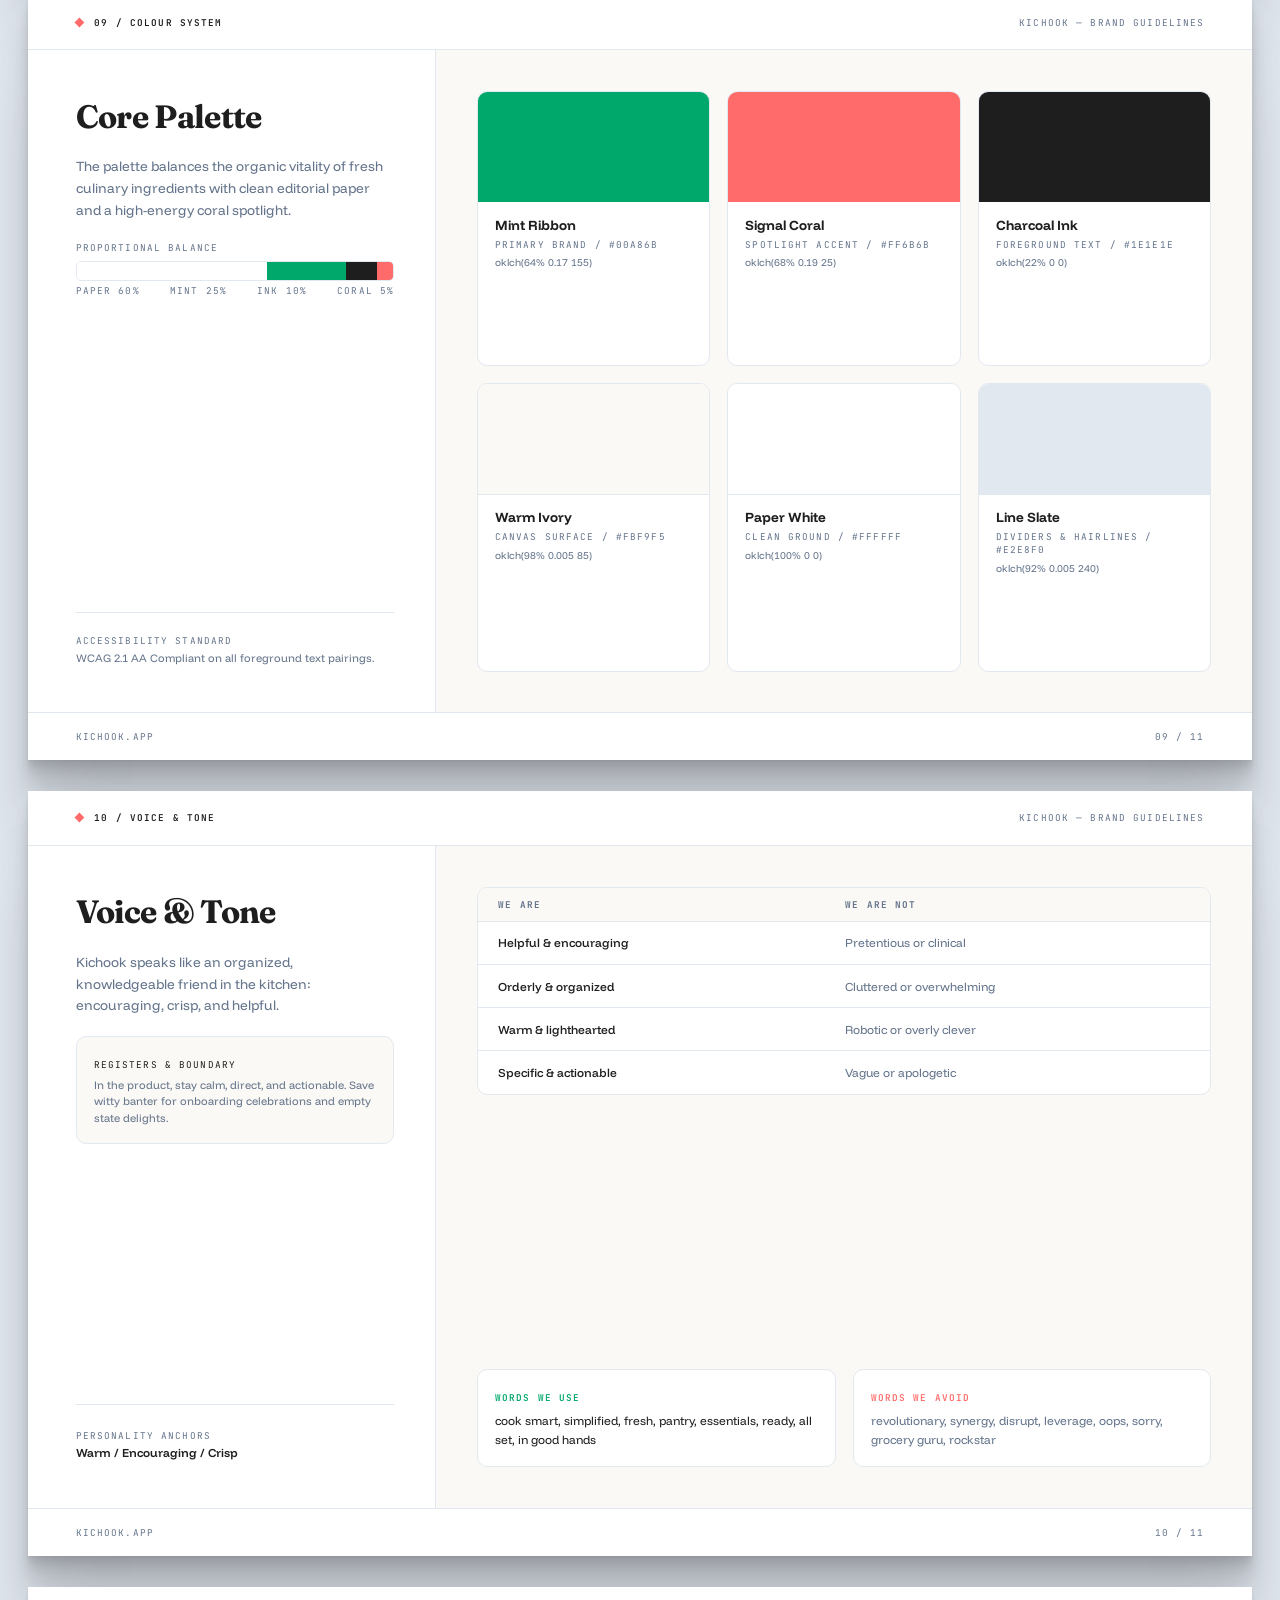
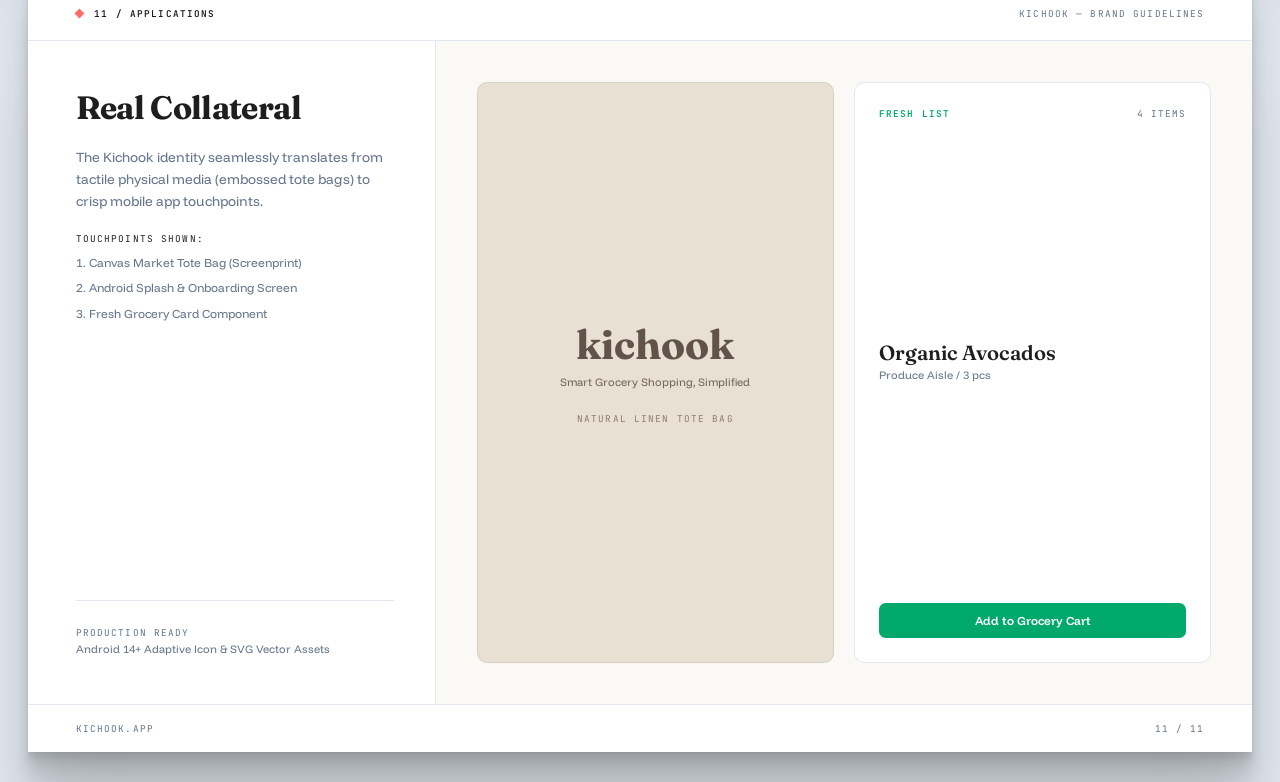
<file: brand-book.html>
<!DOCTYPE html>
<html lang="en">
<head>
  <meta charset="UTF-8">
  <meta name="viewport" content="width=device-width, initial-scale=1.0">
  <title>Kichook — Brand Guidelines</title>
  <link rel="preconnect" href="https://fonts.googleapis.com">
  <link rel="preconnect" href="https://fonts.gstatic.com" crossorigin>
  <link href="https://fonts.googleapis.com/css2?family=Fraunces:ital,opsz,wght@0,9..144,500;0,9..144,600;0,9..144,700;1,9..144,600&family=Funnel+Display:wght@400;500;600;700&family=JetBrains+Mono:wght@400;500;600&display=swap" rel="stylesheet">
  <style>
    :root {
      --font-display: "Fraunces", Georgia, serif;
      --font-sans: "Funnel Display", system-ui, sans-serif;
      --font-mono: "JetBrains Mono", ui-monospace, monospace;

      --color-paper: #FFFFFF;
      --color-mist: #FBF9F5;
      --color-line: #E2E8F0;
      --color-slate: #CBD5E1;
      --color-graphite: #64748B;
      --color-ink: #1E1E1E;
      --color-mint: #00A86B;
      --color-mint-light: #A7F3D0;
      --color-mint-dark: #00754A;
      --color-accent: #FF6B6B;
      --color-accent-text: #E04848;
      --gallery: #E2E8F0;

      --radius-sm: 6px;
      --radius-md: 12px;
      --radius-lg: 20px;
      --radius-full: 9999px;

      /* Beautiful Shadows Elevation System */
      --shadow-sm: 0px 2px 3px -1px rgba(0,0,0,0.1), 0px 1px 0px 0px rgba(25,28,33,0.02), 0px 0px 0px 1px rgba(25,28,33,0.08);
      --shadow-md: 0px 0px 0px 1px rgba(0,0,0,0.06), 0px 1px 1px -0.5px rgba(0,0,0,0.06), 0px 3px 3px -1.5px rgba(0,0,0,0.06), 0px 6px 6px -3px rgba(0,0,0,0.06), 0px 12px 12px -6px rgba(0,0,0,0.06), 0px 24px 24px -12px rgba(0,0,0,0.06);
      --shadow-lg: 0 2.8px 2.2px rgba(0, 0, 0, 0.034), 0 6.7px 5.3px rgba(0, 0, 0, 0.048), 0 12.5px 10px rgba(0, 0, 0, 0.06), 0 22.3px 17.9px rgba(0, 0, 0, 0.072), 0 41.8px 33.4px rgba(0, 0, 0, 0.086), 0 100px 80px rgba(0, 0, 0, 0.12);
    }

    * { box-sizing: border-box; margin: 0; padding: 0; }

    html, body {
      background: var(--gallery);
      color: var(--color-ink);
      font-family: var(--font-sans);
      -webkit-font-smoothing: antialiased;
    }

    .book {
      display: flex;
      flex-direction: column;
      align-items: center;
      gap: 36px;
      padding: 36px 0;
      zoom: var(--fit, 1);
    }

    .spread {
      width: 1440px;
      height: 900px;
      flex: none;
      background: var(--color-paper);
      display: flex;
      flex-direction: column;
      overflow: hidden;
      /* PREVIOUS SHADOW - COMMENTED OUT AS PER RULE
      box-shadow: 0 4px 12px rgba(15, 23, 42, 0.05), 0 16px 40px rgba(15, 23, 42, 0.08);
      */
      box-shadow: var(--shadow-lg);
      position: relative;
    }

    @media print {
      html, body { background: #FFFFFF; }
      .book { zoom: 1 !important; gap: 0; padding: 0; }
      .spread { box-shadow: none; break-after: page; page-break-after: always; }
      @page { size: 1440px 900px; margin: 0; }
    }

    /* Shared Chrome */
    .rh {
      display: flex;
      justify-content: space-between;
      align-items: center;
      padding: 24px 56px;
      border-bottom: 1px solid var(--color-line);
      flex: none;
      background: var(--color-paper);
    }
    .ft {
      display: flex;
      justify-content: space-between;
      align-items: center;
      padding: 20px 56px;
      border-top: 1px solid var(--color-line);
      flex: none;
      background: var(--color-paper);
    }
    .content {
      flex: 1;
      display: flex;
      min-height: 0;
      position: relative;
    }

    /* Common Typography & Primitives */
    .mono {
      font-family: var(--font-mono);
      font-size: 11px;
      letter-spacing: 0.12em;
      text-transform: uppercase;
      color: var(--color-graphite);
    }
    .diamond {
      width: 8px;
      height: 8px;
      background: var(--color-accent);
      transform: rotate(45deg);
      flex: none;
    }
    .diamond-mint {
      width: 8px;
      height: 8px;
      background: var(--color-mint);
      transform: rotate(45deg);
      flex: none;
    }
    .title {
      font-family: var(--font-display);
      font-size: 38px;
      font-weight: 700;
      letter-spacing: -0.02em;
      line-height: 1.15;
      color: var(--color-ink);
    }
    .left-col {
      width: 480px;
      flex: none;
      padding: 56px 48px 56px 56px;
      border-right: 1px solid var(--color-line);
      display: flex;
      flex-direction: column;
      justify-content: space-between;
    }
    .right-col {
      flex: 1;
      padding: 56px;
      display: flex;
      flex-direction: column;
      justify-content: center;
      align-items: center;
      background: var(--color-mist);
      position: relative;
    }

    /* Grids & Cards */
    .grid-2x2 {
      display: grid;
      grid-template-columns: 1fr 1fr;
      grid-template-rows: 1fr 1fr;
      width: 100%;
      height: 100%;
      border: 1px solid var(--color-line);
      background: var(--color-paper);
      border-radius: var(--radius-md);
      overflow: hidden;
    }
    .grid-cell {
      padding: 40px;
      display: flex;
      flex-direction: column;
      justify-content: space-between;
      border-right: 1px solid var(--color-line);
      border-bottom: 1px solid var(--color-line);
    }
    .grid-cell:nth-child(2n) { border-right: none; }
    .grid-cell:nth-child(3), .grid-cell:nth-child(4) { border-bottom: none; }

    /* Swatches */
    .swatch-card {
      background: var(--color-paper);
      border: 1px solid var(--color-line);
      border-radius: var(--radius-md);
      overflow: hidden;
      display: flex;
      flex-direction: column;
    }
    .swatch-color {
      height: 130px;
      width: 100%;
    }
    .swatch-meta {
      padding: 16px 20px;
      display: flex;
      flex-direction: column;
      gap: 6px;
    }

    /* Character States */
    .mascot-state-card {
      background: var(--color-paper);
      border: 1px solid var(--color-line);
      border-radius: var(--radius-md);
      padding: 24px;
      display: flex;
      flex-direction: column;
      align-items: center;
      justify-content: space-between;
      text-align: center;
    }

    /* Misuse Grid */
    .dont-card {
      background: var(--color-paper);
      border: 1px solid var(--color-line);
      border-radius: var(--radius-md);
      padding: 30px;
      display: flex;
      flex-direction: column;
      align-items: center;
      justify-content: center;
      position: relative;
    }
    .dont-badge {
      position: absolute;
      top: 16px;
      left: 16px;
      background: #FEE2E2;
      color: #EF4444;
      font-family: var(--font-mono);
      font-size: 11px;
      font-weight: 600;
      padding: 4px 8px;
      border-radius: 4px;
      letter-spacing: 0.05em;
    }
  </style>
</head>
<body>

<main class="book">

  <!-- ========================================== -->
  <!-- SPREAD 01: WHAT IS KICHOOK?                -->
  <!-- ========================================== -->
  <section class="spread" id="spread-01">
    <header class="rh">
      <div style="display:flex; gap:14px; align-items:center;">
        <span class="diamond"></span>
        <span class="mono" style="color:var(--color-ink); font-weight:600;">01 / Introduction</span>
      </div>
      <span class="mono">Kichook — Brand Guidelines</span>
    </header>

    <div class="content">
      <div class="left-col">
        <div>
          <h1 class="title" style="margin-bottom:24px;">Smart Grocery Shopping, Simplified</h1>
          <p style="font-size:18px; line-height:1.6; color:var(--color-ink); margin-bottom:28px;">
            Kichook transforms the fragmented chaos of grocery shopping and kitchen pantry management into an effortless, delightful, and perfectly organized experience.
          </p>
          <p style="font-size:15px; line-height:1.65; color:var(--color-graphite);">
            Born from the intersection of thoughtful culinary preparation and modern digital efficiency, Kichook unites the reliability of a physical bookmark list with the intelligence of an automated chef companion.
          </p>
        </div>

        <div style="padding-top:28px; border-top:1px solid var(--color-line);">
          <div style="display:flex; align-items:center; gap:10px; margin-bottom:8px;">
            <span class="diamond-mint"></span>
            <span class="mono" style="color:var(--color-mint); font-weight:600;">Core Purpose</span>
          </div>
          <p style="font-family:var(--font-display); font-size:22px; font-weight:600; line-height:1.3; color:var(--color-ink);">
            Organize seamlessly, cook mindfully, and bring joy back to the kitchen.
          </p>
        </div>
      </div>

      <div class="right-col">
        <div style="width:380px; height:420px; display:flex; justify-content:center; align-items:center;">
          <!-- Inlined 3D Mascot -->
          <svg viewBox="0 0 540 600" width="360" height="400">
            <ellipse cx="275" cy="515" rx="145" ry="22" fill="#0F172A" opacity="0.12"/>
            <path d="M 166 220 C 166 182, 202 165, 224 165 L 224 438 L 218 448 L 166 408 Z" fill="#005E3A" stroke="#1E1E1E" stroke-width="11" stroke-linejoin="round"/>
            <path d="M 218 168 C 218 165, 348 165, 348 168 C 356 168, 356 180, 356 195 L 356 448 L 287 395 L 218 448 Z" fill="#00A86B" stroke="#1E1E1E" stroke-width="12" stroke-linejoin="round"/>
            <path d="M 228 174 C 230 171, 338 171, 344 174 L 344 430 L 287 384 L 228 430 Z" fill="none" stroke="#A7F3D0" stroke-width="4.5" stroke-linejoin="round" opacity="0.8"/>
            <g>
              <rect x="252" y="272" width="13" height="26" rx="6.5" fill="#1E1E1E"/>
              <circle cx="257" cy="279" r="3.2" fill="#FFFFFF"/>
              <rect x="306" y="268" width="13" height="26" rx="6.5" fill="#1E1E1E"/>
              <circle cx="311" cy="275" r="3.2" fill="#FFFFFF"/>
              <path d="M 276 298 Q 288 314 302 296" fill="none" stroke="#1E1E1E" stroke-width="6" stroke-linecap="round"/>
              <ellipse cx="244" cy="298" rx="8.5" ry="5" fill="#FF6B6B" opacity="0.45"/>
              <ellipse cx="324" cy="294" rx="8.5" ry="5" fill="#FF6B6B" opacity="0.45"/>
            </g>
            <ellipse cx="282" cy="165" rx="86" ry="14" fill="#003D24" opacity="0.35"/>
            <path d="M 194 150 C 160 130, 154 75, 202 54 C 214 20, 276 12, 310 26 C 346 14, 392 38, 392 78 C 424 104, 412 148, 374 150 Z" fill="#FFFFFF" stroke="#1E1E1E" stroke-width="12" stroke-linejoin="round"/>
            <path d="M 192 146 C 192 136, 376 136, 376 146 L 374 172 C 374 182, 194 182, 194 172 Z" fill="#F8FAFC" stroke="#1E1E1E" stroke-width="11" stroke-linejoin="round"/>
            <g>
              <path d="M 352 308 C 378 298, 394 280, 398 250" fill="none" stroke="#1E1E1E" stroke-width="11" stroke-linecap="round"/>
              <ellipse cx="408" cy="242" rx="25" ry="27" fill="#FFFFFF" stroke="#1E1E1E" stroke-width="10"/>
              <path d="M 388 252 C 376 244, 374 228, 390 230 Z" fill="#FFFFFF" stroke="#1E1E1E" stroke-width="8"/>
            </g>
            <g>
              <line x1="406" y1="102" x2="430" y2="86" stroke="#FF6B6B" stroke-width="8.5" stroke-linecap="round"/>
              <line x1="422" y1="130" x2="450" y2="124" stroke="#FF6B6B" stroke-width="8.5" stroke-linecap="round"/>
              <line x1="416" y1="158" x2="444" y2="166" stroke="#FF6B6B" stroke-width="8.5" stroke-linecap="round"/>
            </g>
          </svg>
        </div>
        <p class="mono" style="margin-top:20px;">Fig. 01 — The List-Ribbon Chef, Primary Brand Mascot</p>
      </div>
    </div>

    <footer class="ft">
      <span class="mono">kichook.app</span>
      <span class="mono">01 / 11</span>
    </footer>
  </section>

  <!-- ========================================== -->
  <!-- SPREAD 02: BRAND PRINCIPLES                -->
  <!-- ========================================== -->
  <section class="spread" id="spread-02">
    <header class="rh">
      <div style="display:flex; gap:14px; align-items:center;">
        <span class="diamond"></span>
        <span class="mono" style="color:var(--color-ink); font-weight:600;">02 / Introduction</span>
      </div>
      <span class="mono">Kichook — Brand Guidelines</span>
    </header>

    <div class="content">
      <div class="left-col">
        <div>
          <h2 class="title" style="margin-bottom:24px;">Brand Principles</h2>
          <p style="font-size:16px; line-height:1.6; color:var(--color-graphite); margin-bottom:24px;">
            Four core tenets govern every interface design, microcopy decision, and feature engineering milestone across the Kichook ecosystem.
          </p>
          <p style="font-size:14px; line-height:1.6; color:var(--color-graphite);">
            These principles keep our mobile application focused on high-efficiency grocery workflows while preserving the warmth of kitchen craft.
          </p>
        </div>

        <div style="padding-top:24px; border-top:1px solid var(--color-line);">
          <span class="mono" style="color:var(--color-ink);">Values Anchor</span>
          <p style="font-size:13px; color:var(--color-graphite); margin-top:6px;">Never sacrifice clarity for decorative embellishment.</p>
        </div>
      </div>

      <div class="right-col" style="padding:48px;">
        <div class="grid-2x2">
          <div class="grid-cell">
            <span class="mono" style="color:var(--color-mint); font-weight:600;">P — 01</span>
            <div>
              <h3 style="font-family:var(--font-display); font-size:24px; font-weight:600; margin-bottom:10px;">Smart Lists</h3>
              <p style="font-size:14px; line-height:1.6; color:var(--color-graphite);">
                Intelligent categorization and predictive suggestions reduce input friction to zero, turning grocery planning into a two-minute flow.
              </p>
            </div>
          </div>

          <div class="grid-cell">
            <span class="mono" style="color:var(--color-mint); font-weight:600;">P — 02</span>
            <div>
              <h3 style="font-family:var(--font-display); font-size:24px; font-weight:600; margin-bottom:10px;">Save Time</h3>
              <p style="font-size:14px; line-height:1.6; color:var(--color-graphite);">
                Sorted store aisles, fast checkoffs, and intuitive grouping ensure shopping trips are swift, focused, and free from backtracking.
              </p>
            </div>
          </div>

          <div class="grid-cell">
            <span class="mono" style="color:var(--color-mint); font-weight:600;">P — 03</span>
            <div>
              <h3 style="font-family:var(--font-display); font-size:24px; font-weight:600; margin-bottom:10px;">100% Organized</h3>
              <p style="font-size:14px; line-height:1.6; color:var(--color-graphite);">
                Total visibility over pantry stock, purchase history, and recurring essentials. Prevent forgotten ingredients and duplicate buys.
              </p>
            </div>
          </div>

          <div class="grid-cell">
            <span class="mono" style="color:var(--color-mint); font-weight:600;">P — 04</span>
            <div>
              <h3 style="font-family:var(--font-display); font-size:24px; font-weight:600; margin-bottom:10px;">Happy Cook</h3>
              <p style="font-size:14px; line-height:1.6; color:var(--color-graphite);">
                Technology should celebrate culinary joy. Friendly visual feedback, encouraging microcopy, and warm aesthetics welcome the user home.
              </p>
            </div>
          </div>
        </div>
      </div>
    </div>

    <footer class="ft">
      <span class="mono">kichook.app</span>
      <span class="mono">02 / 11</span>
    </footer>
  </section>

  <!-- ========================================== -->
  <!-- SPREAD 03: SYMBOL CONCEPT                  -->
  <!-- ========================================== -->
  <section class="spread" id="spread-03">
    <header class="rh">
      <div style="display:flex; gap:14px; align-items:center;">
        <span class="diamond"></span>
        <span class="mono" style="color:var(--color-ink); font-weight:600;">03 / Logo System</span>
      </div>
      <span class="mono">Kichook — Brand Guidelines</span>
    </header>

    <div class="content">
      <div class="left-col">
        <div>
          <h2 class="title" style="margin-bottom:24px;">Symbol Concept</h2>
          <p style="font-size:16px; line-height:1.6; color:var(--color-graphite); margin-bottom:20px;">
            The Kichook mark synthesizes two essential culinary and organizational archetypes into a single inseparable entity.
          </p>
          <div style="background:var(--color-mist); border:1px solid var(--color-line); border-radius:var(--radius-md); padding:20px; margin-bottom:24px;">
            <p style="font-family:var(--font-display); font-size:16px; font-weight:600; color:var(--color-ink); margin-bottom:6px;">
              Shopping List Bookmark + Chef Toque
            </p>
            <p style="font-size:13px; color:var(--color-graphite); line-height:1.5;">
              Organize (the notched bookmark ribbon) fused with Cook Smart (the billowing chef toque).
            </p>
          </div>
        </div>

        <div style="border-top:1px solid var(--color-line); padding-top:20px;">
          <table style="width:100%; border-collapse:collapse; font-size:12px;">
            <tr style="border-bottom:1px solid var(--color-line);"><td class="mono" style="padding:8px 0;">Field Ratio</td><td style="text-align:right; font-weight:600;">1 : 1.12</td></tr>
            <tr style="border-bottom:1px solid var(--color-line);"><td class="mono" style="padding:8px 0;">Tilt Angle</td><td style="text-align:right; font-weight:600;">-12° Jaunty</td></tr>
            <tr style="border-bottom:1px solid var(--color-line);"><td class="mono" style="padding:8px 0;">Outline Weight</td><td style="text-align:right; font-weight:600;">12px Uniform</td></tr>
            <tr><td class="mono" style="padding:8px 0;">Clear Space</td><td style="text-align:right; font-weight:600;">1 Toque Height</td></tr>
          </table>
        </div>
      </div>

      <div class="right-col">
        <!-- Construction Diagram Grid -->
        <div style="width:480px; height:480px; background:var(--color-paper); border:1px solid var(--color-line); border-radius:var(--radius-md); position:relative; display:flex; align-items:center; justify-content:center;">
          <svg width="440" height="440" viewBox="0 0 440 440">
            <!-- Grid Lines -->
            <defs>
              <pattern id="grid" width="44" height="44" patternUnits="userSpaceOnUse">
                <path d="M 44 0 L 0 0 0 44" fill="none" stroke="#E2E8F0" stroke-width="1"/>
              </pattern>
            </defs>
            <rect width="440" height="440" fill="url(#grid)" />
            <!-- Axis Guide -->
            <line x1="220" y1="0" x2="220" y2="440" stroke="#FF6B6B" stroke-dasharray="4,4" stroke-width="1.5"/>
            <line x1="0" y1="220" x2="440" y2="220" stroke="#FF6B6B" stroke-dasharray="4,4" stroke-width="1.5"/>
            <!-- Guide Circles -->
            <circle cx="220" cy="180" r="140" fill="none" stroke="#00A86B" stroke-dasharray="6,6" stroke-width="1.5" opacity="0.6"/>
            <!-- Geometric Mark Geometry Preview -->
            <path d="M 180 180 C 180 170, 260 170, 260 180 L 260 340 L 220 310 L 180 340 Z" fill="none" stroke="#00A86B" stroke-width="4"/>
            <path d="M 170 170 C 145 150, 150 110, 180 95 C 190 70, 230 65, 250 80 C 275 70, 305 90, 300 120 C 315 135, 310 165, 285 170 Z" fill="none" stroke="#1E1E1E" stroke-width="4"/>
            <circle cx="220" cy="220" r="4" fill="#FF6B6B"/>
          </svg>
        </div>
        <p class="mono" style="margin-top:20px;">Plate 01 — Geometric Construction & Vector Axis Alignment</p>
      </div>
    </div>

    <footer class="ft">
      <span class="mono">kichook.app</span>
      <span class="mono">03 / 11</span>
    </footer>
  </section>

  <!-- ========================================== -->
  <!-- SPREAD 04: LOGO OVERVIEW                   -->
  <!-- ========================================== -->
  <section class="spread" id="spread-04">
    <header class="rh">
      <div style="display:flex; gap:14px; align-items:center;">
        <span class="diamond"></span>
        <span class="mono" style="color:var(--color-ink); font-weight:600;">04 / Logo System</span>
      </div>
      <span class="mono">Kichook — Brand Guidelines</span>
    </header>

    <div class="content">
      <div class="left-col">
        <div>
          <h2 class="title" style="margin-bottom:24px;">Logo Overview</h2>
          <p style="font-size:16px; line-height:1.6; color:var(--color-graphite); margin-bottom:24px;">
            The primary lockup pairs the 3D List-Ribbon Chef mark with the custom lowercase wordmark in Fraunces, anchored by the brand descriptor.
          </p>
          <div style="display:flex; flex-direction:column; gap:12px;">
            <div style="display:flex; align-items:center; gap:10px; font-size:14px;">
              <span style="color:var(--color-mint); font-weight:bold;">✓</span>
              <span>Horizontal lockup is the default for headers</span>
            </div>
            <div style="display:flex; align-items:center; gap:10px; font-size:14px;">
              <span style="color:var(--color-mint); font-weight:bold;">✓</span>
              <span>Standalone squircle mark for app icon and avatar</span>
            </div>
            <div style="display:flex; align-items:center; gap:10px; font-size:14px;">
              <span style="color:var(--color-mint); font-weight:bold;">✓</span>
              <span>Reversed ink variant for high-contrast dark surfaces</span>
            </div>
          </div>
        </div>

        <div style="padding-top:24px; border-top:1px solid var(--color-line);">
          <span class="mono" style="color:var(--color-graphite);">Wordmark Tracking</span>
          <p style="font-family:var(--font-mono); font-size:14px; font-weight:600; margin-top:4px;">-0.03em Tight Optical</p>
        </div>
      </div>

      <div class="right-col" style="gap:24px;">
        <!-- Primary Horizontal Lockup -->
        <div style="width:100%; height:200px; background:var(--color-paper); border:1px solid var(--color-line); border-radius:var(--radius-md); display:flex; align-items:center; justify-content:center; gap:36px; padding:0 40px;">
          <!-- Mini SVG Mascot -->
          <svg viewBox="0 0 540 600" width="100" height="110">
            <path d="M 166 220 C 166 182, 202 165, 224 165 L 224 438 L 218 448 L 166 408 Z" fill="#005E3A" stroke="#1E1E1E" stroke-width="16" stroke-linejoin="round"/>
            <path d="M 218 168 C 218 165, 348 165, 348 168 C 356 168, 356 180, 356 195 L 356 448 L 287 395 L 218 448 Z" fill="#00A86B" stroke="#1E1E1E" stroke-width="16" stroke-linejoin="round"/>
            <path d="M 194 150 C 160 130, 154 75, 202 54 C 214 20, 276 12, 310 26 C 346 14, 392 38, 392 78 C 424 104, 412 148, 374 150 Z" fill="#FFFFFF" stroke="#1E1E1E" stroke-width="16" stroke-linejoin="round"/>
            <path d="M 192 146 C 192 136, 376 136, 376 146 L 374 172 C 374 182, 194 182, 194 172 Z" fill="#F8FAFC" stroke="#1E1E1E" stroke-width="14" stroke-linejoin="round"/>
          </svg>
          <div>
            <div style="font-family:var(--font-display); font-size:64px; font-weight:700; letter-spacing:-0.03em; color:var(--color-ink); line-height:1;">kichook</div>
            <div style="font-family:var(--font-sans); font-size:14px; font-weight:500; color:var(--color-graphite); letter-spacing:0.04em; margin-top:6px;">Smart Grocery Shopping, Simplified</div>
          </div>
        </div>

        <!-- Secondary Variants Row -->
        <div style="width:100%; display:grid; grid-template-columns:1fr 1fr; gap:24px; height:180px;">
          <!-- Squircle App Icon -->
          <div style="background:var(--color-paper); border:1px solid var(--color-line); border-radius:var(--radius-md); display:flex; align-items:center; justify-content:center; gap:20px;">
            <div style="width:80px; height:80px; background:var(--color-mint); border-radius:20px; display:flex; align-items:center; justify-content:center; box-shadow:0 8px 16px rgba(0,168,107,0.25);">
              <svg viewBox="0 0 540 600" width="54" height="60">
                <path d="M 218 168 L 356 168 L 356 448 L 287 395 L 218 448 Z" fill="#FFFFFF"/>
                <circle cx="282" cy="115" r="70" fill="#FFFFFF"/>
              </svg>
            </div>
            <div>
              <span class="mono">02 / Favicon</span>
              <div style="font-weight:600; font-size:16px; margin-top:4px;">App Icon Squircle</div>
            </div>
          </div>

          <!-- Reversed Dark Lockup -->
          <div style="background:var(--color-ink); border-radius:var(--radius-md); display:flex; align-items:center; justify-content:center; gap:20px; color:var(--color-paper);">
            <div style="font-family:var(--font-display); font-size:36px; font-weight:700; letter-spacing:-0.03em;">kichook</div>
            <div style="border-left:1px solid rgba(255,255,255,0.2); padding-left:14px;">
              <span class="mono" style="color:var(--color-slate);">05 / Inverted</span>
              <div style="font-size:13px; color:#FFFFFF; margin-top:2px;">Charcoal Night</div>
            </div>
          </div>
        </div>
      </div>
    </div>

    <footer class="ft">
      <span class="mono">kichook.app</span>
      <span class="mono">04 / 11</span>
    </footer>
  </section>

  <!-- ========================================== -->
  <!-- SPREAD 05: DO'S & DON'TS                   -->
  <!-- ========================================== -->
  <section class="spread" id="spread-05">
    <header class="rh">
      <div style="display:flex; gap:14px; align-items:center;">
        <span class="diamond"></span>
        <span class="mono" style="color:var(--color-ink); font-weight:600;">05 / Logo System</span>
      </div>
      <span class="mono">Kichook — Brand Guidelines</span>
    </header>

    <div class="content">
      <div class="left-col">
        <div>
          <h2 class="title" style="margin-bottom:24px;">Do's & Don'ts</h2>
          <p style="font-size:16px; line-height:1.6; color:var(--color-graphite); margin-bottom:24px;">
            To preserve the optical weight, recognition, and craft of the Kichook identity, the logo and mascot must never be altered or subjected to arbitrary styling.
          </p>
          <div style="border:1px dashed var(--color-mint); background:var(--color-mist); padding:20px; border-radius:var(--radius-md); margin-bottom:24px;">
            <span class="mono" style="color:var(--color-mint); font-weight:600;">Clear Space</span>
            <p style="font-size:14px; margin-top:6px; color:var(--color-ink);">
              Maintain a minimum exclusion zone equal to <strong>1 toque height</strong> around all sides of the mark.
            </p>
          </div>
        </div>

        <div style="padding-top:24px; border-top:1px solid var(--color-line);">
          <span class="mono">Minimum Sizes</span>
          <div style="display:flex; gap:24px; margin-top:8px;">
            <div><strong>28px</strong> <span style="color:var(--color-graphite); font-size:12px;">Digital Icon</span></div>
            <div><strong>12mm</strong> <span style="color:var(--color-graphite); font-size:12px;">Print Collateral</span></div>
          </div>
        </div>
      </div>

      <div class="right-col" style="padding:48px;">
        <div style="display:grid; grid-template-columns:1fr 1fr; grid-template-rows:1fr 1fr; gap:20px; width:100%; height:100%;">
          <div class="dont-card">
            <span class="dont-badge">✕ NEVER</span>
            <div style="filter:hue-rotate(180deg); transform:scale(0.85);">
              <div style="font-family:var(--font-display); font-size:32px; font-weight:700; color:#8B5CF6;">kichook</div>
            </div>
            <p style="font-size:13px; color:var(--color-graphite); margin-top:12px;">Never recolor mark or wordmark off-palette</p>
          </div>

          <div class="dont-card">
            <span class="dont-badge">✕ NEVER</span>
            <div style="transform:scaleX(1.5) scaleY(0.7);">
              <div style="font-family:var(--font-display); font-size:32px; font-weight:700; color:var(--color-ink);">kichook</div>
            </div>
            <p style="font-size:13px; color:var(--color-graphite); margin-top:12px;">Never stretch or distort aspect ratio</p>
          </div>

          <div class="dont-card">
            <span class="dont-badge">✕ NEVER</span>
            <div style="transform:rotate(-18deg);">
              <div style="font-family:var(--font-display); font-size:32px; font-weight:700; color:var(--color-ink);">kichook</div>
            </div>
            <p style="font-size:13px; color:var(--color-graphite); margin-top:12px;">Never tilt or rotate the horizontal lockup</p>
          </div>

          <div class="dont-card">
            <span class="dont-badge">✕ NEVER</span>
            <div style="opacity:0.35;">
              <div style="font-family:var(--font-display); font-size:32px; font-weight:700; color:#E2E8F0;">kichook</div>
            </div>
            <p style="font-size:13px; color:var(--color-graphite); margin-top:12px;">Never place over low-contrast backgrounds</p>
          </div>
        </div>
      </div>
    </div>

    <footer class="ft">
      <span class="mono">kichook.app</span>
      <span class="mono">05 / 11</span>
    </footer>
  </section>

  <!-- ========================================== -->
  <!-- SPREAD 06: MASCOT EXPRESSIONS              -->
  <!-- ========================================== -->
  <section class="spread" id="spread-06">
    <header class="rh">
      <div style="display:flex; gap:14px; align-items:center;">
        <span class="diamond"></span>
        <span class="mono" style="color:var(--color-ink); font-weight:600;">06 / Mascot / Illustration</span>
      </div>
      <span class="mono">Kichook — Brand Guidelines</span>
    </header>

    <div class="content">
      <div class="left-col">
        <div>
          <h2 class="title" style="margin-bottom:24px;">The Character System</h2>
          <p style="font-size:16px; line-height:1.6; color:var(--color-graphite); margin-bottom:24px;">
            The List-Ribbon Chef accompanies the user across all pivotal moments in the app flow, communicating status with expressive clarity and warmth.
          </p>
          <div style="background:var(--color-mist); border:1px solid var(--color-line); border-radius:var(--radius-md); padding:20px;">
            <span class="mono" style="color:var(--color-ink);">Character Rule</span>
            <p style="font-size:13px; color:var(--color-graphite); margin-top:6px; line-height:1.5;">
              Always use the 6 approved canonical poses from Module 06. Never draw arbitrary facial expressions or decouple the toque from the ribbon head.
            </p>
          </div>
        </div>

        <div style="padding-top:24px; border-top:1px solid var(--color-line);">
          <span class="mono">06 Poses / Canonical System</span>
        </div>
      </div>

      <div class="right-col" style="padding:40px;">
        <div style="display:grid; grid-template-columns:repeat(3, 1fr); grid-template-rows:repeat(2, 1fr); gap:16px; width:100%; height:100%;">
          <div class="mascot-state-card">
            <span class="mono" style="color:var(--color-mint); font-weight:600;">01 / Welcome</span>
            <div style="font-family:var(--font-display); font-size:24px; font-weight:600; color:var(--color-ink);">Waving Chef</div>
            <p style="font-size:12px; color:var(--color-graphite);">Holding pencil ready to start</p>
          </div>

          <div class="mascot-state-card">
            <span class="mono" style="color:var(--color-mint); font-weight:600;">02 / Empty Cart</span>
            <div style="font-family:var(--font-display); font-size:24px; font-weight:600; color:var(--color-ink);">Hanging Ribbon</div>
            <p style="font-size:12px; color:var(--color-graphite);">Holding checklist on wire rail</p>
          </div>

          <div class="mascot-state-card" style="background:var(--color-mint); color:#FFFFFF;">
            <span class="mono" style="color:rgba(255,255,255,0.8); font-weight:600;">03 / Added to Cart</span>
            <div style="font-family:var(--font-display); font-size:24px; font-weight:600; color:#FFFFFF;">Thumbs Up</div>
            <p style="font-size:12px; color:rgba(255,255,255,0.85);">Celebrating check confirmation</p>
          </div>

          <div class="mascot-state-card">
            <span class="mono" style="color:var(--color-mint); font-weight:600;">04 / Live Search</span>
            <div style="font-family:var(--font-display); font-size:24px; font-weight:600; color:var(--color-ink);">Detective Chef</div>
            <p style="font-size:12px; color:var(--color-graphite);">Inspecting with magnifier</p>
          </div>

          <div class="mascot-state-card">
            <span class="mono" style="color:var(--color-mint); font-weight:600;">05 / Delivery Sprint</span>
            <div style="font-family:var(--font-display); font-size:24px; font-weight:600; color:var(--color-ink);">Grocery Runner</div>
            <p style="font-size:12px; color:var(--color-graphite);">Sprinting with brown paper bag</p>
          </div>

          <div class="mascot-state-card" style="background:var(--color-ink); color:#FFFFFF;">
            <span class="mono" style="color:var(--color-slate); font-weight:600;">06 / List Done</span>
            <div style="font-family:var(--font-display); font-size:24px; font-weight:600; color:#FFFFFF;">Bow Tied</div>
            <p style="font-size:12px; color:var(--color-slate);">Tied with coral ribbon & receipt</p>
          </div>
        </div>
      </div>
    </div>

    <footer class="ft">
      <span class="mono">kichook.app</span>
      <span class="mono">06 / 11</span>
    </footer>
  </section>

  <!-- ========================================== -->
  <!-- SPREAD 07: TYPOGRAPHY                      -->
  <!-- ========================================== -->
  <section class="spread" id="spread-07">
    <header class="rh">
      <div style="display:flex; gap:14px; align-items:center;">
        <span class="diamond"></span>
        <span class="mono" style="color:var(--color-ink); font-weight:600;">07 / Typography</span>
      </div>
      <span class="mono">Kichook — Brand Guidelines</span>
    </header>

    <div class="content">
      <div class="left-col">
        <div>
          <h2 class="title" style="margin-bottom:24px;">Typeface Specimen</h2>
          <p style="font-size:16px; line-height:1.6; color:var(--color-graphite); margin-bottom:24px;">
            Kichook pairs the organic, culinary warmth of <strong>Fraunces</strong> with the crisp, modern clarity of <strong>Funnel Display</strong>.
          </p>
          <div style="display:flex; flex-direction:column; gap:16px;">
            <div>
              <div style="font-family:var(--font-display); font-size:20px; font-weight:700;">Fraunces</div>
              <span class="mono">Display & Wordmark / Variable Serif</span>
            </div>
            <div>
              <div style="font-family:var(--font-sans); font-size:20px; font-weight:600;">Funnel Display</div>
              <span class="mono">UI Body, Navigation & Controls / Geometric Sans</span>
            </div>
            <div>
              <div style="font-family:var(--font-mono); font-size:18px; font-weight:500;">JetBrains Mono</div>
              <span class="mono">Metadata, Units & Indices</span>
            </div>
          </div>
        </div>

        <div style="padding-top:24px; border-top:1px solid var(--color-line);">
          <span class="mono">License</span>
          <p style="font-size:13px; color:var(--color-graphite); margin-top:4px;">SIL Open Font License 1.1</p>
        </div>
      </div>

      <div class="right-col" style="align-items:flex-start; justify-content:space-between; padding:56px;">
        <div style="font-family:var(--font-display); font-size:84px; font-weight:700; line-height:0.95; color:var(--color-ink); letter-spacing:-0.03em;">
          Fraunces &<br>Funnel Display
        </div>

        <div style="width:100%; border-top:1px solid var(--color-line); border-bottom:1px solid var(--color-line); padding:28px 0;">
          <div class="mono" style="margin-bottom:12px;">Complete Character Set</div>
          <div style="font-family:var(--font-sans); font-size:22px; line-height:1.6; letter-spacing:0.02em;">
            ABCDEFGHIJKLMNOPQRSTUVWXYZ<br>
            abcdefghijklmnopqrstuvwxyz 0123456789<br>
            ₹ $ € £ & % @ # ! ? * , . : ; ( ) [ ]
          </div>
        </div>

        <div style="width:100%; display:flex; flex-direction:column; gap:8px;">
          <div style="display:flex; justify-content:space-between; align-items:center;">
            <span class="mono">Regular 400</span>
            <span style="font-family:var(--font-sans); font-size:18px; font-weight:400;">Smart lists save kitchen hours every week.</span>
          </div>
          <div style="display:flex; justify-content:space-between; align-items:center;">
            <span class="mono">Medium 500</span>
            <span style="font-family:var(--font-sans); font-size:18px; font-weight:500;">Intelligent categorization simplifies every trip.</span>
          </div>
          <div style="display:flex; justify-content:space-between; align-items:center;">
            <span class="mono">SemiBold 600</span>
            <span style="font-family:var(--font-sans); font-size:18px; font-weight:600;">Never forget a pantry essential again.</span>
          </div>
          <div style="display:flex; justify-content:space-between; align-items:center;">
            <span class="mono">Bold 700</span>
            <span style="font-family:var(--font-sans); font-size:18px; font-weight:700;">Fresh produce, pantry staples, complete delight.</span>
          </div>
        </div>
      </div>
    </div>

    <footer class="ft">
      <span class="mono">kichook.app</span>
      <span class="mono">07 / 11</span>
    </footer>
  </section>

  <!-- ========================================== -->
  <!-- SPREAD 08: HIERARCHY                       -->
  <!-- ========================================== -->
  <section class="spread" id="spread-08">
    <header class="rh">
      <div style="display:flex; gap:14px; align-items:center;">
        <span class="diamond"></span>
        <span class="mono" style="color:var(--color-ink); font-weight:600;">08 / Typography</span>
      </div>
      <span class="mono">Kichook — Brand Guidelines</span>
    </header>

    <div class="content" style="flex-direction:column; padding:48px 56px;">
      <div style="display:flex; justify-content:space-between; align-items:baseline; margin-bottom:32px; border-bottom:1px solid var(--color-line); padding-bottom:20px;">
        <h2 class="title">Type Hierarchy Scale</h2>
        <span class="mono">Proportional 8px Base Grid</span>
      </div>

      <div style="display:flex; flex-direction:column; justify-content:space-between; flex:1;">
        <!-- Display 64 -->
        <div style="display:flex; align-items:baseline; border-bottom:1px solid var(--color-line); padding-bottom:16px;">
          <div style="width:260px; flex:none;" class="mono">Display 64 / Bold / -0.03em</div>
          <div style="font-family:var(--font-display); font-size:64px; font-weight:700; line-height:1; letter-spacing:-0.03em;">Smart Grocery</div>
        </div>

        <!-- Title 32 -->
        <div style="display:flex; align-items:baseline; border-bottom:1px solid var(--color-line); padding-bottom:16px;">
          <div style="width:260px; flex:none;" class="mono">Title 32 / SemiBold / -0.02em</div>
          <div style="font-family:var(--font-display); font-size:32px; font-weight:600; line-height:1.2;">Weekly Kitchen Essentials</div>
        </div>

        <!-- Subtitle 20 -->
        <div style="display:flex; align-items:baseline; border-bottom:1px solid var(--color-line); padding-bottom:16px;">
          <div style="width:260px; flex:none;" class="mono">Subtitle 20 / Medium / 0em</div>
          <div style="font-family:var(--font-sans); font-size:20px; font-weight:500;">Dairy, Fresh Vegetables, Baking Staples</div>
        </div>

        <!-- Body 16 -->
        <div style="display:flex; align-items:baseline; border-bottom:1px solid var(--color-line); padding-bottom:16px;">
          <div style="width:260px; flex:none;" class="mono">Body 16 / Regular / 0em</div>
          <div style="font-family:var(--font-sans); font-size:16px; font-weight:400; color:var(--color-graphite);">Add 2 bunches of fresh cilantro, whole milk, and olive oil to today's cart.</div>
        </div>

        <!-- Caption 13 -->
        <div style="display:flex; align-items:baseline; border-bottom:1px solid var(--color-line); padding-bottom:16px;">
          <div style="width:260px; flex:none;" class="mono">Caption 13 / Regular / +0.02em</div>
          <div style="font-family:var(--font-sans); font-size:13px; font-weight:400; color:var(--color-graphite);">Last updated 12 minutes ago by Baibhav Kumar</div>
        </div>

        <!-- Label 11 -->
        <div style="display:flex; align-items:baseline;">
          <div style="width:260px; flex:none;" class="mono">Label 11 / Medium / +0.12em</div>
          <div style="font-family:var(--font-mono); font-size:11px; font-weight:500; letter-spacing:0.12em; text-transform:uppercase; color:var(--color-mint);">IN CART / 3 ITEMS REMAINING</div>
        </div>
      </div>
    </div>

    <footer class="ft">
      <span class="mono">kichook.app</span>
      <span class="mono">08 / 11</span>
    </footer>
  </section>

  <!-- ========================================== -->
  <!-- SPREAD 09: COLOUR SYSTEM                   -->
  <!-- ========================================== -->
  <section class="spread" id="spread-09">
    <header class="rh">
      <div style="display:flex; gap:14px; align-items:center;">
        <span class="diamond"></span>
        <span class="mono" style="color:var(--color-ink); font-weight:600;">09 / Colour System</span>
      </div>
      <span class="mono">Kichook — Brand Guidelines</span>
    </header>

    <div class="content">
      <div class="left-col">
        <div>
          <h2 class="title" style="margin-bottom:24px;">Core Palette</h2>
          <p style="font-size:16px; line-height:1.6; color:var(--color-graphite); margin-bottom:24px;">
            The palette balances the organic vitality of fresh culinary ingredients with clean editorial paper and a high-energy coral spotlight.
          </p>
          <div style="margin-bottom:24px;">
            <div class="mono" style="margin-bottom:8px;">Proportional Balance</div>
            <!-- Proportions Bar -->
            <div style="height:24px; width:100%; display:flex; border-radius:6px; overflow:hidden; border:1px solid var(--color-line);">
              <div style="width:60%; background:#FFFFFF;" title="White / Mist (60%)"></div>
              <div style="width:25%; background:#00A86B;" title="Mint Ribbon (25%)"></div>
              <div style="width:10%; background:#1E1E1E;" title="Charcoal Ink (10%)"></div>
              <div style="width:5%; background:#FF6B6B;" title="Signal Coral (5%)"></div>
            </div>
            <div style="display:flex; justify-content:space-between; font-size:11px; color:var(--color-graphite); margin-top:4px;" class="mono">
              <span>Paper 60%</span>
              <span>Mint 25%</span>
              <span>Ink 10%</span>
              <span>Coral 5%</span>
            </div>
          </div>
        </div>

        <div style="padding-top:20px; border-top:1px solid var(--color-line);">
          <span class="mono">Accessibility Standard</span>
          <p style="font-size:13px; color:var(--color-graphite); margin-top:4px;">WCAG 2.1 AA Compliant on all foreground text pairings.</p>
        </div>
      </div>

      <div class="right-col" style="padding:48px;">
        <div style="display:grid; grid-template-columns:repeat(3, 1fr); gap:20px; width:100%; height:100%;">
          <!-- Mint Ribbon -->
          <div class="swatch-card">
            <div class="swatch-color" style="background:#00A86B;"></div>
            <div class="swatch-meta">
              <strong style="font-size:16px;">Mint Ribbon</strong>
              <span class="mono">Primary Brand / #00A86B</span>
              <span style="font-size:12px; color:var(--color-graphite);">oklch(64% 0.17 155)</span>
            </div>
          </div>

          <!-- Signal Coral -->
          <div class="swatch-card">
            <div class="swatch-color" style="background:#FF6B6B;"></div>
            <div class="swatch-meta">
              <strong style="font-size:16px;">Signal Coral</strong>
              <span class="mono">Spotlight Accent / #FF6B6B</span>
              <span style="font-size:12px; color:var(--color-graphite);">oklch(68% 0.19 25)</span>
            </div>
          </div>

          <!-- Charcoal Ink -->
          <div class="swatch-card">
            <div class="swatch-color" style="background:#1E1E1E;"></div>
            <div class="swatch-meta">
              <strong style="font-size:16px;">Charcoal Ink</strong>
              <span class="mono">Foreground Text / #1E1E1E</span>
              <span style="font-size:12px; color:var(--color-graphite);">oklch(22% 0 0)</span>
            </div>
          </div>

          <!-- Warm Ivory -->
          <div class="swatch-card">
            <div class="swatch-color" style="background:#FBF9F5; border-bottom:1px solid var(--color-line);"></div>
            <div class="swatch-meta">
              <strong style="font-size:16px;">Warm Ivory</strong>
              <span class="mono">Canvas Surface / #FBF9F5</span>
              <span style="font-size:12px; color:var(--color-graphite);">oklch(98% 0.005 85)</span>
            </div>
          </div>

          <!-- Paper White -->
          <div class="swatch-card">
            <div class="swatch-color" style="background:#FFFFFF; border-bottom:1px solid var(--color-line);"></div>
            <div class="swatch-meta">
              <strong style="font-size:16px;">Paper White</strong>
              <span class="mono">Clean Ground / #FFFFFF</span>
              <span style="font-size:12px; color:var(--color-graphite);">oklch(100% 0 0)</span>
            </div>
          </div>

          <!-- Line Slate -->
          <div class="swatch-card">
            <div class="swatch-color" style="background:#E2E8F0;"></div>
            <div class="swatch-meta">
              <strong style="font-size:16px;">Line Slate</strong>
              <span class="mono">Dividers & Hairlines / #E2E8F0</span>
              <span style="font-size:12px; color:var(--color-graphite);">oklch(92% 0.005 240)</span>
            </div>
          </div>
        </div>
      </div>
    </div>

    <footer class="ft">
      <span class="mono">kichook.app</span>
      <span class="mono">09 / 11</span>
    </footer>
  </section>

  <!-- ========================================== -->
  <!-- SPREAD 10: VOICE & TONE                    -->
  <!-- ========================================== -->
  <section class="spread" id="spread-10">
    <header class="rh">
      <div style="display:flex; gap:14px; align-items:center;">
        <span class="diamond"></span>
        <span class="mono" style="color:var(--color-ink); font-weight:600;">10 / Voice & Tone</span>
      </div>
      <span class="mono">Kichook — Brand Guidelines</span>
    </header>

    <div class="content">
      <div class="left-col">
        <div>
          <h2 class="title" style="margin-bottom:24px;">Voice & Tone</h2>
          <p style="font-size:16px; line-height:1.6; color:var(--color-graphite); margin-bottom:24px;">
            Kichook speaks like an organized, knowledgeable friend in the kitchen: encouraging, crisp, and helpful.
          </p>
          <div style="background:var(--color-mist); border:1px solid var(--color-line); border-radius:var(--radius-md); padding:20px;">
            <span class="mono" style="color:var(--color-ink);">Registers & Boundary</span>
            <p style="font-size:13px; color:var(--color-graphite); margin-top:6px; line-height:1.5;">
              In the product, stay calm, direct, and actionable. Save witty banter for onboarding celebrations and empty state delights.
            </p>
          </div>
        </div>

        <div style="padding-top:24px; border-top:1px solid var(--color-line);">
          <span class="mono">Personality Anchors</span>
          <p style="font-size:14px; font-weight:600; margin-top:4px;">Warm / Encouraging / Crisp</p>
        </div>
      </div>

      <div class="right-col" style="padding:48px;">
        <div style="display:flex; flex-direction:column; gap:24px; width:100%; height:100%; justify-content:space-between;">
          <!-- We Are / We Are Not Table -->
          <div style="background:var(--color-paper); border:1px solid var(--color-line); border-radius:var(--radius-md); overflow:hidden;">
            <table style="width:100%; border-collapse:collapse; font-size:14px;">
              <thead style="background:var(--color-mist); border-bottom:1px solid var(--color-line);">
                <tr>
                  <th style="padding:12px 24px; text-align:left;" class="mono">We Are</th>
                  <th style="padding:12px 24px; text-align:left;" class="mono">We Are Not</th>
                </tr>
              </thead>
              <tbody>
                <tr style="border-bottom:1px solid var(--color-line);">
                  <td style="padding:16px 24px; font-weight:500;">Helpful & encouraging</td>
                  <td style="padding:16px 24px; color:var(--color-graphite);">Pretentious or clinical</td>
                </tr>
                <tr style="border-bottom:1px solid var(--color-line);">
                  <td style="padding:16px 24px; font-weight:500;">Orderly & organized</td>
                  <td style="padding:16px 24px; color:var(--color-graphite);">Cluttered or overwhelming</td>
                </tr>
                <tr style="border-bottom:1px solid var(--color-line);">
                  <td style="padding:16px 24px; font-weight:500;">Warm & lighthearted</td>
                  <td style="padding:16px 24px; color:var(--color-graphite);">Robotic or overly clever</td>
                </tr>
                <tr>
                  <td style="padding:16px 24px; font-weight:500;">Specific & actionable</td>
                  <td style="padding:16px 24px; color:var(--color-graphite);">Vague or apologetic</td>
                </tr>
              </tbody>
            </table>
          </div>

          <!-- Vocabulary Matrix -->
          <div style="display:grid; grid-template-columns:1fr 1fr; gap:20px;">
            <div style="background:var(--color-paper); border:1px solid var(--color-line); border-radius:var(--radius-md); padding:20px;">
              <span class="mono" style="color:var(--color-mint); font-weight:600;">Words We Use</span>
              <p style="font-size:14px; margin-top:8px; line-height:1.6; color:var(--color-ink);">
                cook smart, simplified, fresh, pantry, essentials, ready, all set, in good hands
              </p>
            </div>

            <div style="background:var(--color-paper); border:1px solid var(--color-line); border-radius:var(--radius-md); padding:20px;">
              <span class="mono" style="color:var(--color-accent); font-weight:600;">Words We Avoid</span>
              <p style="font-size:14px; margin-top:8px; line-height:1.6; color:var(--color-graphite);">
                revolutionary, synergy, disrupt, leverage, oops, sorry, grocery guru, rockstar
              </p>
            </div>
          </div>
        </div>
      </div>
    </div>

    <footer class="ft">
      <span class="mono">kichook.app</span>
      <span class="mono">10 / 11</span>
    </footer>
  </section>

  <!-- ========================================== -->
  <!-- SPREAD 11: APPLICATIONS                    -->
  <!-- ========================================== -->
  <section class="spread" id="spread-11">
    <header class="rh">
      <div style="display:flex; gap:14px; align-items:center;">
        <span class="diamond"></span>
        <span class="mono" style="color:var(--color-ink); font-weight:600;">11 / Applications</span>
      </div>
      <span class="mono">Kichook — Brand Guidelines</span>
    </header>

    <div class="content">
      <div class="left-col">
        <div>
          <h2 class="title" style="margin-bottom:24px;">Real Collateral</h2>
          <p style="font-size:16px; line-height:1.6; color:var(--color-graphite); margin-bottom:24px;">
            The Kichook identity seamlessly translates from tactile physical media (embossed tote bags) to crisp mobile app touchpoints.
          </p>
          <div style="display:flex; flex-direction:column; gap:12px;">
            <div class="mono" style="color:var(--color-ink);">Touchpoints Shown:</div>
            <div style="font-size:14px; color:var(--color-graphite);">1. Canvas Market Tote Bag (Screenprint)</div>
            <div style="font-size:14px; color:var(--color-graphite);">2. Android Splash & Onboarding Screen</div>
            <div style="font-size:14px; color:var(--color-graphite);">3. Fresh Grocery Card Component</div>
          </div>
        </div>

        <div style="padding-top:24px; border-top:1px solid var(--color-line);">
          <span class="mono">Production Ready</span>
          <p style="font-size:13px; color:var(--color-graphite); margin-top:4px;">Android 14+ Adaptive Icon & SVG Vector Assets</p>
        </div>
      </div>

      <div class="right-col" style="padding:48px;">
        <div style="display:grid; grid-template-columns:1fr 1fr; gap:24px; width:100%; height:100%;">
          <!-- Tote Bag Simulation -->
          <div style="background:#E8E0D2; border:1px solid rgba(0,0,0,0.08); border-radius:var(--radius-md); padding:32px; display:flex; flex-direction:column; align-items:center; justify-content:center; text-align:center;">
            <div style="font-family:var(--font-display); font-size:48px; font-weight:700; color:#4A3B32; opacity:0.85;">kichook</div>
            <div style="font-family:var(--font-sans); font-size:13px; color:#4A3B32; opacity:0.75; margin-top:6px;">Smart Grocery Shopping, Simplified</div>
            <span class="mono" style="margin-top:28px; color:#4A3B32; opacity:0.6;">Natural Linen Tote Bag</span>
          </div>

          <!-- Mobile App Screen Card -->
          <div style="background:var(--color-paper); border:1px solid var(--color-line); border-radius:var(--radius-md); padding:28px; display:flex; flex-direction:column; justify-content:space-between;">
            <div style="display:flex; justify-content:space-between; align-items:center;">
              <span class="mono" style="color:var(--color-mint); font-weight:600;">Fresh List</span>
              <span class="mono">4 Items</span>
            </div>
            <div>
              <div style="font-family:var(--font-display); font-size:24px; font-weight:600; color:var(--color-ink);">Organic Avocados</div>
              <p style="font-size:13px; color:var(--color-graphite); margin-top:4px;">Produce Aisle / 3 pcs</p>
            </div>
            <button style="background:var(--color-mint); color:#FFFFFF; border:none; padding:12px 20px; border-radius:8px; font-family:var(--font-sans); font-weight:600; font-size:14px; cursor:pointer;">
              Add to Grocery Cart
            </button>
          </div>
        </div>
      </div>
    </div>

    <footer class="ft">
      <span class="mono">kichook.app</span>
      <span class="mono">11 / 11</span>
    </footer>
  </section>

</main>

<script>
  // Automatic fit-to-viewport scaling preserving 1440x900 proportions
  const fit = () => {
    const s = Math.min(1, (Math.min(window.innerWidth, 1560) - 56) / 1440);
    document.documentElement.style.setProperty('--fit', s);
  };
  window.addEventListener('resize', fit);
  fit();
</script>

</body>
</html>
</file>
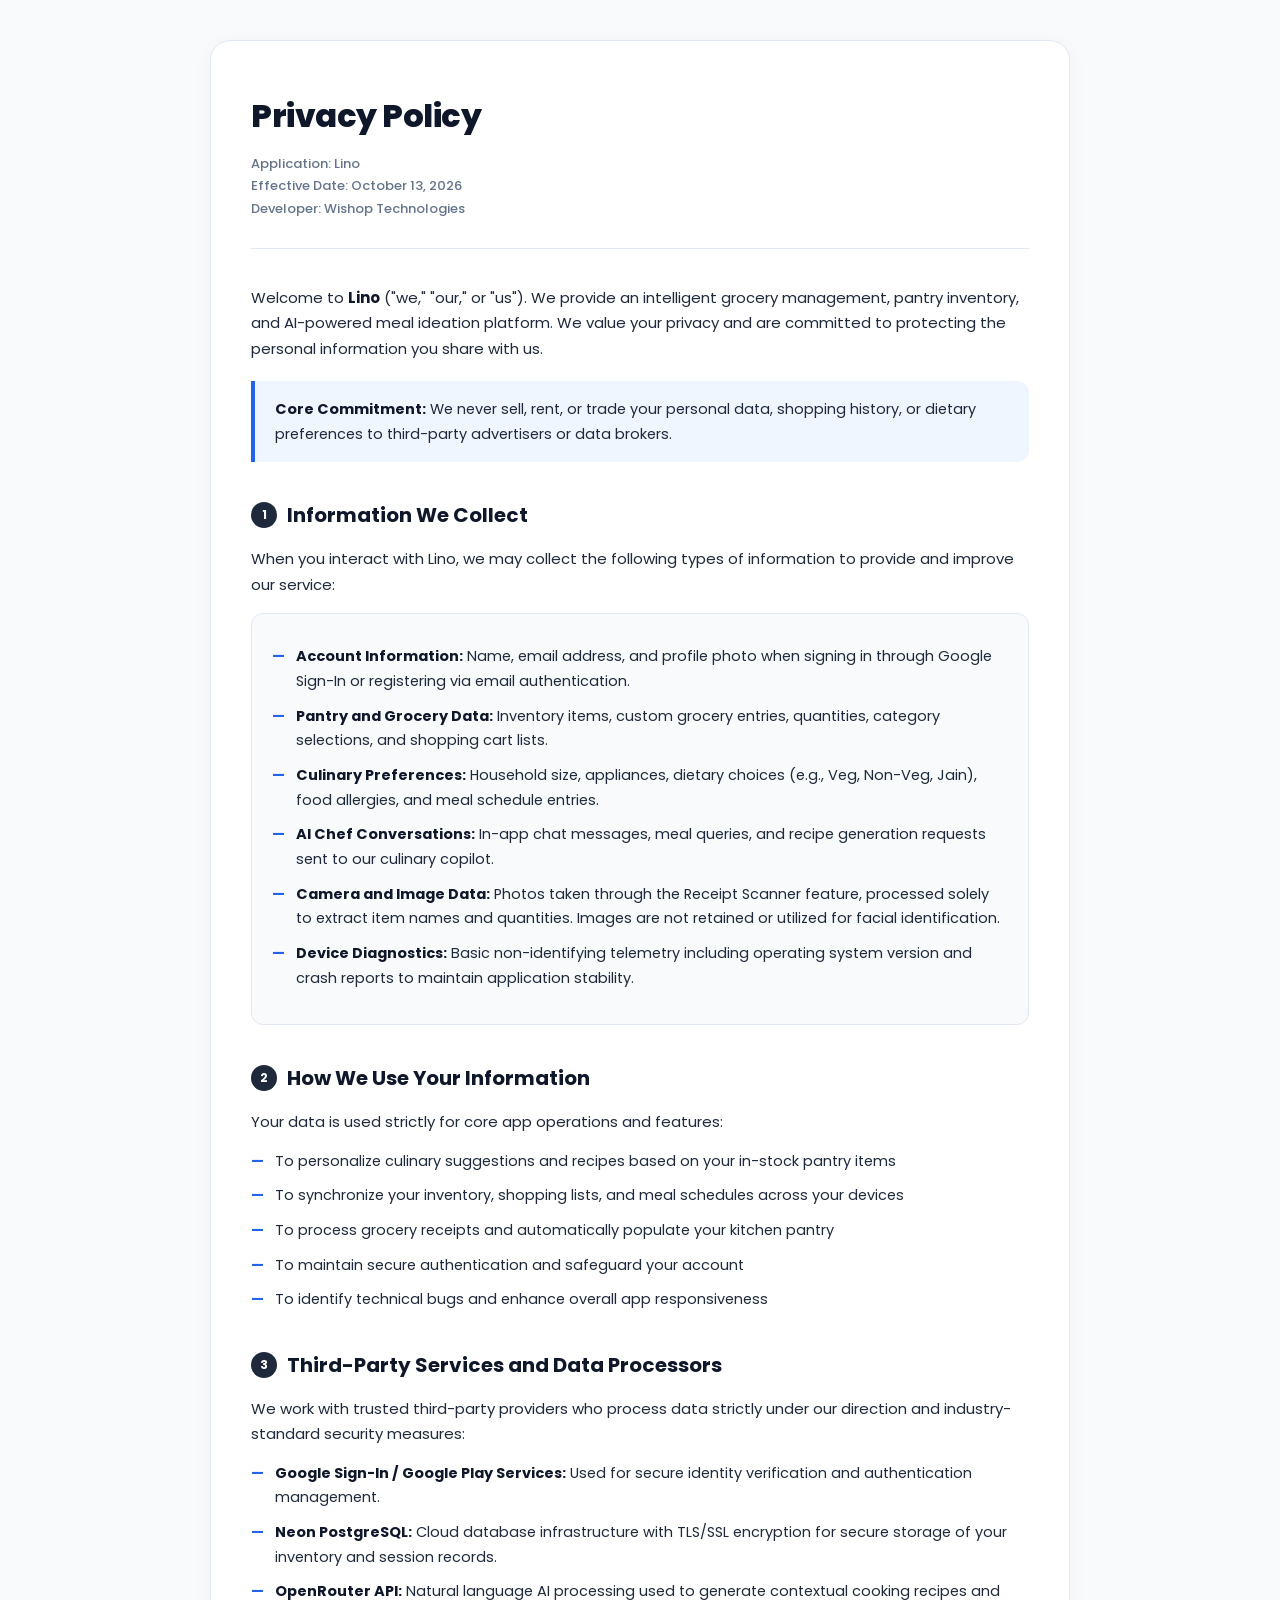
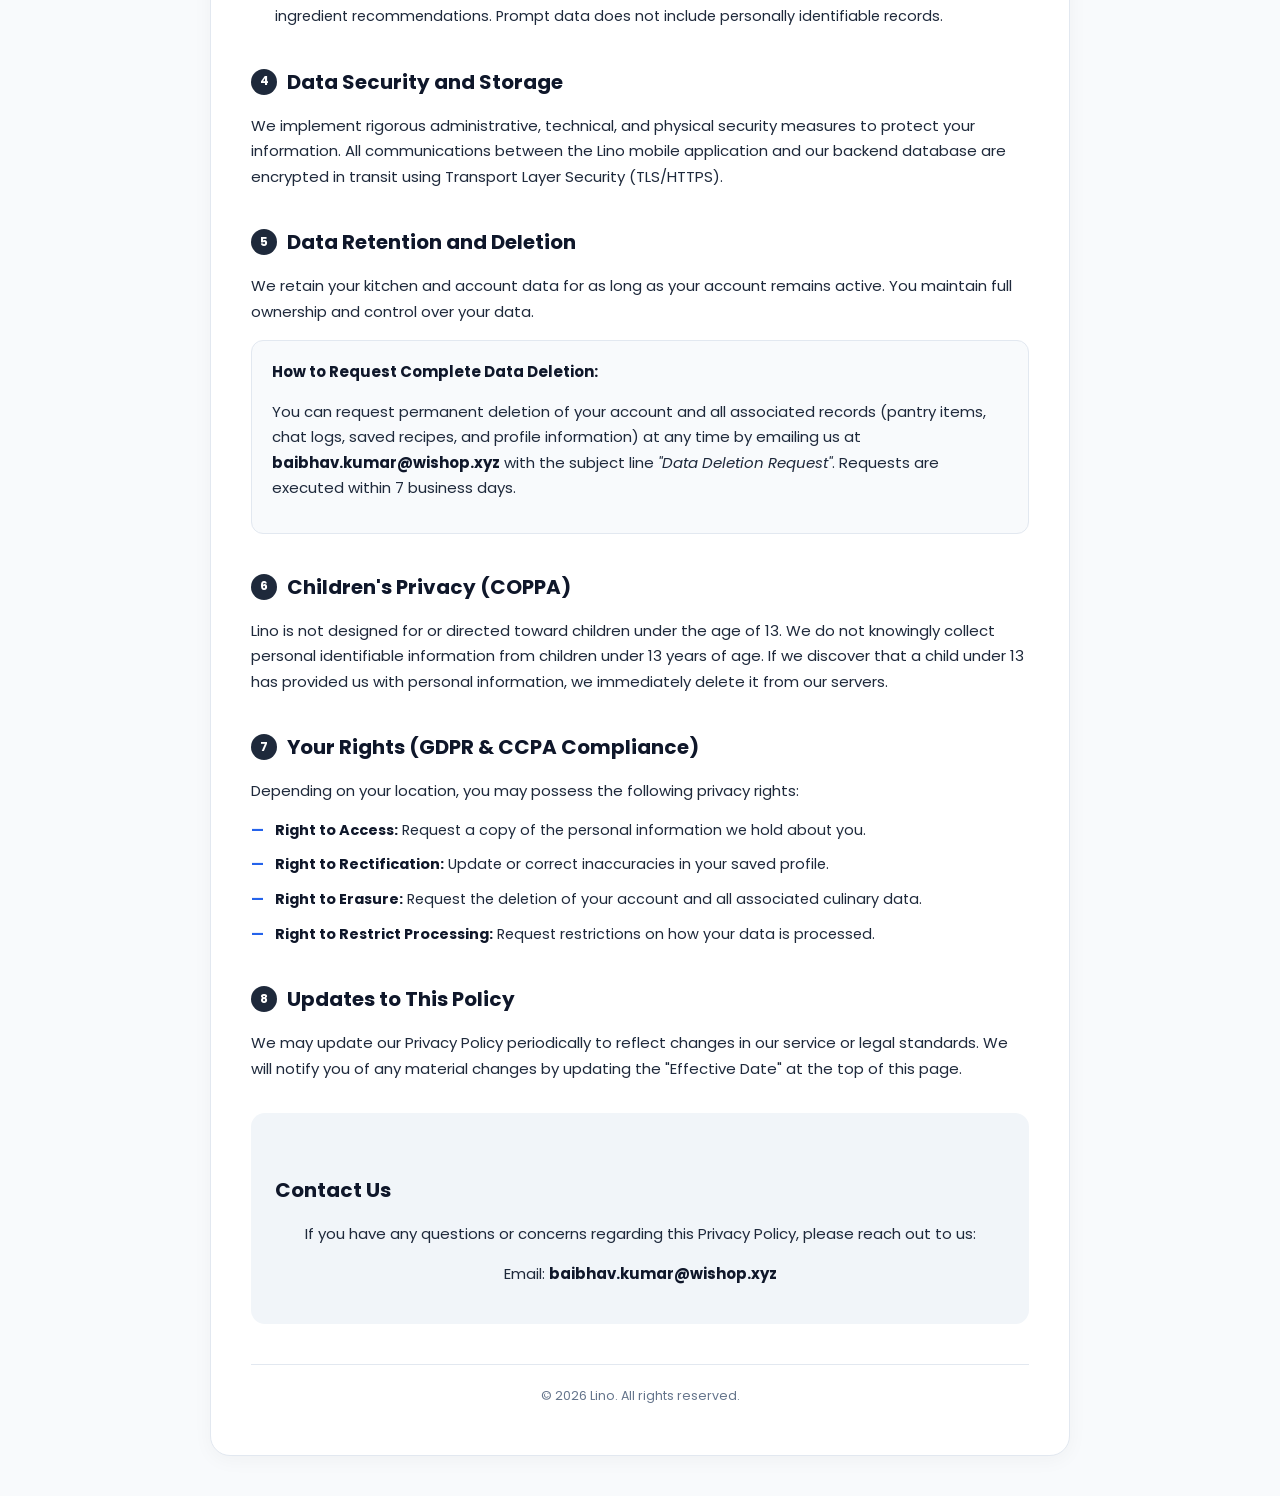
<file: privacy-policy.html>
<!DOCTYPE html>
<html lang="en">
<head>
  <meta charset="UTF-8">
  <meta name="viewport" content="width=device-width, initial-scale=1.0">
  <title>Privacy Policy - Lino App</title>
  <link rel="preconnect" href="https://fonts.googleapis.com">
  <link rel="preconnect" href="https://fonts.gstatic.com" crossorigin>
  <link href="https://fonts.googleapis.com/css2?family=Poppins:wght@300;400;500;600;700;800&display=swap" rel="stylesheet">
  <style>
    :root {
      --bg: #F8FAFC;
      --card-bg: #FFFFFF;
      --primary: #1E293B;
      --primary-dark: #0F172A;
      --accent: #2563EB;
      --accent-light: #EFF6FF;
      --text-main: #1E293B;
      --text-muted: #64748B;
      --border: #E2E8F0;
      --success: #10B981;
    }

    * {
      box-sizing: border-box;
      margin: 0;
      padding: 0;
    }

    body {
      font-family: 'Poppins', -apple-system, BlinkMacSystemFont, 'Segoe UI', Roboto, Helvetica, Arial, sans-serif;
      background-color: var(--bg);
      color: var(--text-main);
      line-height: 1.7;
      padding: 40px 20px;
    }

    .container {
      max-width: 860px;
      margin: 0 auto;
      background: var(--card-bg);
      border: 1px solid var(--border);
      border-radius: 20px;
      padding: 48px 40px;
      box-shadow: 0 4px 20px rgba(0, 0, 0, 0.04);
    }

    header {
      border-bottom: 1px solid var(--border);
      padding-bottom: 28px;
      margin-bottom: 36px;
    }

    .brand-badge {
      display: inline-flex;
      align-items: center;
      background: var(--accent-light);
      color: var(--accent);
      font-size: 13px;
      font-weight: 700;
      padding: 6px 14px;
      border-radius: 30px;
      margin-bottom: 16px;
      letter-spacing: 0.5px;
      text-transform: uppercase;
    }

    h1 {
      font-size: 32px;
      font-weight: 800;
      color: var(--primary-dark);
      letter-spacing: -0.5px;
      margin-bottom: 10px;
    }

    .meta {
      font-size: 13px;
      color: var(--text-muted);
      font-weight: 500;
    }

    h2 {
      font-size: 20px;
      font-weight: 700;
      color: var(--primary-dark);
      margin-top: 36px;
      margin-bottom: 14px;
      display: flex;
      align-items: center;
      gap: 10px;
    }

    .section-badge {
      display: inline-flex;
      align-items: center;
      justify-content: center;
      width: 26px;
      height: 26px;
      background: var(--primary);
      color: #FFFFFF;
      border-radius: 50%;
      font-size: 12px;
      font-weight: 700;
      flex-shrink: 0;
    }

    p {
      color: var(--text-main);
      font-size: 15px;
      margin-bottom: 14px;
    }

    .card-block {
      background: #F8FAFC;
      border: 1px solid var(--border);
      border-radius: 12px;
      padding: 18px 20px;
      margin: 16px 0;
    }

    ul {
      list-style-type: none;
      margin: 12px 0 16px 0;
      padding-left: 0;
    }

    li {
      position: relative;
      padding-left: 24px;
      margin-bottom: 10px;
      font-size: 14.5px;
      color: var(--text-main);
    }

    li::before {
      content: "—";
      position: absolute;
      left: 0;
      color: var(--accent);
      font-weight: 700;
    }

    strong {
      color: var(--primary-dark);
    }

    .highlight-box {
      background: #EFF6FF;
      border-left: 4px solid var(--accent);
      padding: 16px 20px;
      border-radius: 0 12px 12px 0;
      margin: 20px 0;
      font-size: 14.5px;
    }

    .contact-box {
      background: #F1F5F9;
      border-radius: 14px;
      padding: 24px;
      margin-top: 32px;
      text-align: center;
    }

    .contact-box a {
      color: var(--accent);
      text-decoration: none;
      font-weight: 700;
    }

    .contact-box a:hover {
      text-decoration: underline;
    }

    footer {
      margin-top: 40px;
      padding-top: 20px;
      border-top: 1px solid var(--border);
      text-align: center;
      font-size: 12.5px;
      color: var(--text-muted);
    }

    @media (max-width: 600px) {
      body {
        padding: 20px 12px;
      }
      .container {
        padding: 28px 20px;
      }
      h1 {
        font-size: 26px;
      }
      h2 {
        font-size: 18px;
      }
    }
  </style>
</head>
<body>
  <div class="container">
    <header>
      <!-- <div class="brand-badge">Lino Legal Documentation</div> -->
      <h1>Privacy Policy</h1>
      <div class="meta">
        Application: Lino<br>
        Effective Date: October 13, 2026<br>
        Developer: Wishop Technologies
      </div>
    </header>

    <p>
      Welcome to <strong>Lino</strong> ("we," "our," or "us"). We provide an intelligent grocery management, pantry inventory, and AI-powered meal ideation platform. We value your privacy and are committed to protecting the personal information you share with us.
    </p>

    <div class="highlight-box">
      <strong>Core Commitment:</strong> We never sell, rent, or trade your personal data, shopping history, or dietary preferences to third-party advertisers or data brokers.
    </div>

    <h2><span class="section-badge">1</span> Information We Collect</h2>
    <p>When you interact with Lino, we may collect the following types of information to provide and improve our service:</p>

    <div class="card-block">
      <ul>
        <li><strong>Account Information:</strong> Name, email address, and profile photo when signing in through Google Sign-In or registering via email authentication.</li>
        <li><strong>Pantry and Grocery Data:</strong> Inventory items, custom grocery entries, quantities, category selections, and shopping cart lists.</li>
        <li><strong>Culinary Preferences:</strong> Household size, appliances, dietary choices (e.g., Veg, Non-Veg, Jain), food allergies, and meal schedule entries.</li>
        <li><strong>AI Chef Conversations:</strong> In-app chat messages, meal queries, and recipe generation requests sent to our culinary copilot.</li>
        <li><strong>Camera and Image Data:</strong> Photos taken through the Receipt Scanner feature, processed solely to extract item names and quantities. Images are not retained or utilized for facial identification.</li>
        <li><strong>Device Diagnostics:</strong> Basic non-identifying telemetry including operating system version and crash reports to maintain application stability.</li>
      </ul>
    </div>

    <h2><span class="section-badge">2</span> How We Use Your Information</h2>
    <p>Your data is used strictly for core app operations and features:</p>
    <ul>
      <li>To personalize culinary suggestions and recipes based on your in-stock pantry items</li>
      <li>To synchronize your inventory, shopping lists, and meal schedules across your devices</li>
      <li>To process grocery receipts and automatically populate your kitchen pantry</li>
      <li>To maintain secure authentication and safeguard your account</li>
      <li>To identify technical bugs and enhance overall app responsiveness</li>
    </ul>

    <h2><span class="section-badge">3</span> Third-Party Services and Data Processors</h2>
    <p>We work with trusted third-party providers who process data strictly under our direction and industry-standard security measures:</p>
    <ul>
      <li><strong>Google Sign-In / Google Play Services:</strong> Used for secure identity verification and authentication management.</li>
      <li><strong>Neon PostgreSQL:</strong> Cloud database infrastructure with TLS/SSL encryption for secure storage of your inventory and session records.</li>
      <li><strong>OpenRouter API:</strong> Natural language AI processing used to generate contextual cooking recipes and ingredient recommendations. Prompt data does not include personally identifiable records.</li>
    </ul>

    <h2><span class="section-badge">4</span> Data Security and Storage</h2>
    <p>
      We implement rigorous administrative, technical, and physical security measures to protect your information. All communications between the Lino mobile application and our backend database are encrypted in transit using Transport Layer Security (TLS/HTTPS).
    </p>

    <h2><span class="section-badge">5</span> Data Retention and Deletion</h2>
    <p>
      We retain your kitchen and account data for as long as your account remains active. You maintain full ownership and control over your data.
    </p>
    <div class="card-block">
      <p><strong>How to Request Complete Data Deletion:</strong></p>
      <p>
        You can request permanent deletion of your account and all associated records (pantry items, chat logs, saved recipes, and profile information) at any time by emailing us at <strong style="unicode-bidi: bidi-override; direction: rtl;">zyx.pohsiw@ramuk.vahbiab</strong> with the subject line <em>"Data Deletion Request"</em>. Requests are executed within 7 business days.
      </p>
    </div>

    <h2><span class="section-badge">6</span> Children's Privacy (COPPA)</h2>
    <p>
      Lino is not designed for or directed toward children under the age of 13. We do not knowingly collect personal identifiable information from children under 13 years of age. If we discover that a child under 13 has provided us with personal information, we immediately delete it from our servers.
    </p>

    <h2><span class="section-badge">7</span> Your Rights (GDPR & CCPA Compliance)</h2>
    <p>Depending on your location, you may possess the following privacy rights:</p>
    <ul>
      <li><strong>Right to Access:</strong> Request a copy of the personal information we hold about you.</li>
      <li><strong>Right to Rectification:</strong> Update or correct inaccuracies in your saved profile.</li>
      <li><strong>Right to Erasure:</strong> Request the deletion of your account and all associated culinary data.</li>
      <li><strong>Right to Restrict Processing:</strong> Request restrictions on how your data is processed.</li>
    </ul>

    <h2><span class="section-badge">8</span> Updates to This Policy</h2>
    <p>
      We may update our Privacy Policy periodically to reflect changes in our service or legal standards. We will notify you of any material changes by updating the "Effective Date" at the top of this page.
    </p>

    <div class="contact-box">
      <h2>Contact Us</h2>
      <p>If you have any questions or concerns regarding this Privacy Policy, please reach out to us:</p>
      <p>Email: <strong style="unicode-bidi: bidi-override; direction: rtl;">zyx.pohsiw@ramuk.vahbiab</strong></p>
    </div>

    <footer>
      &copy; 2026 Lino. All rights reserved.
    </footer>
  </div>
</body>
</html>
</file>
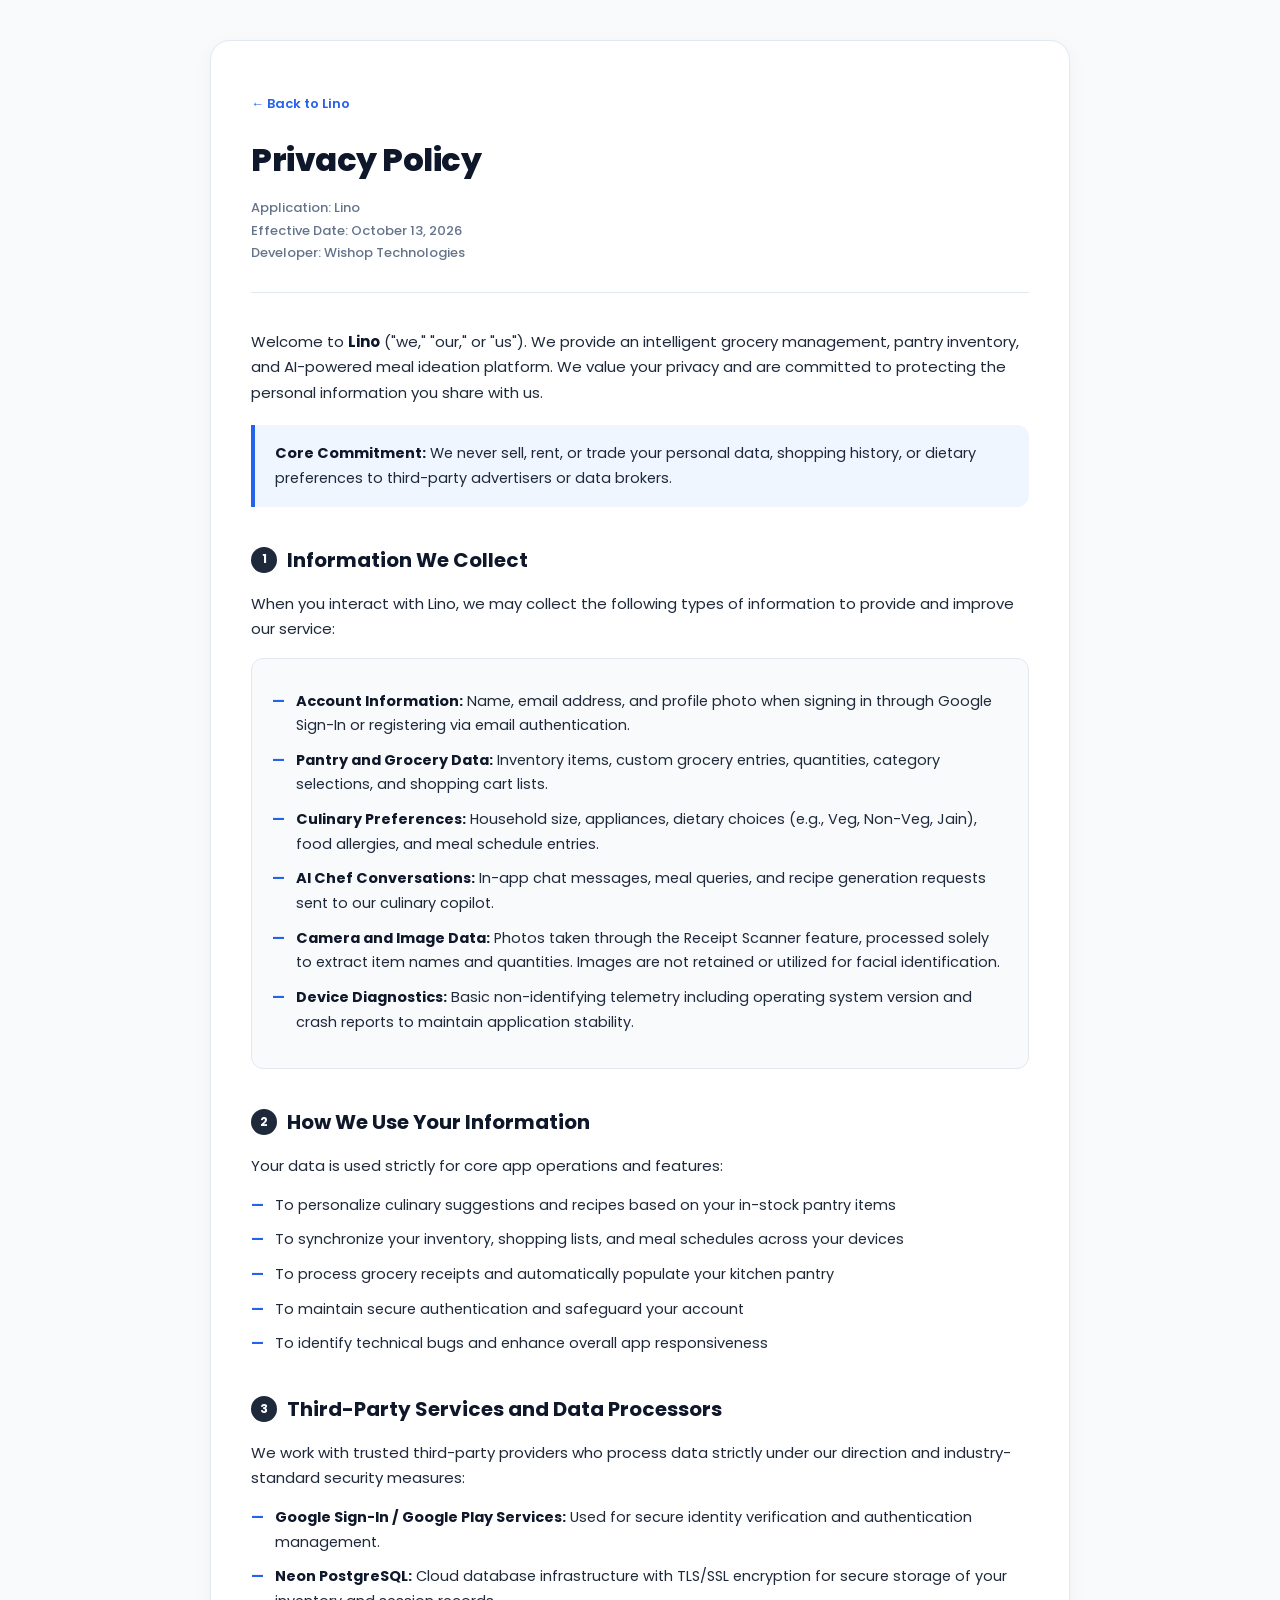
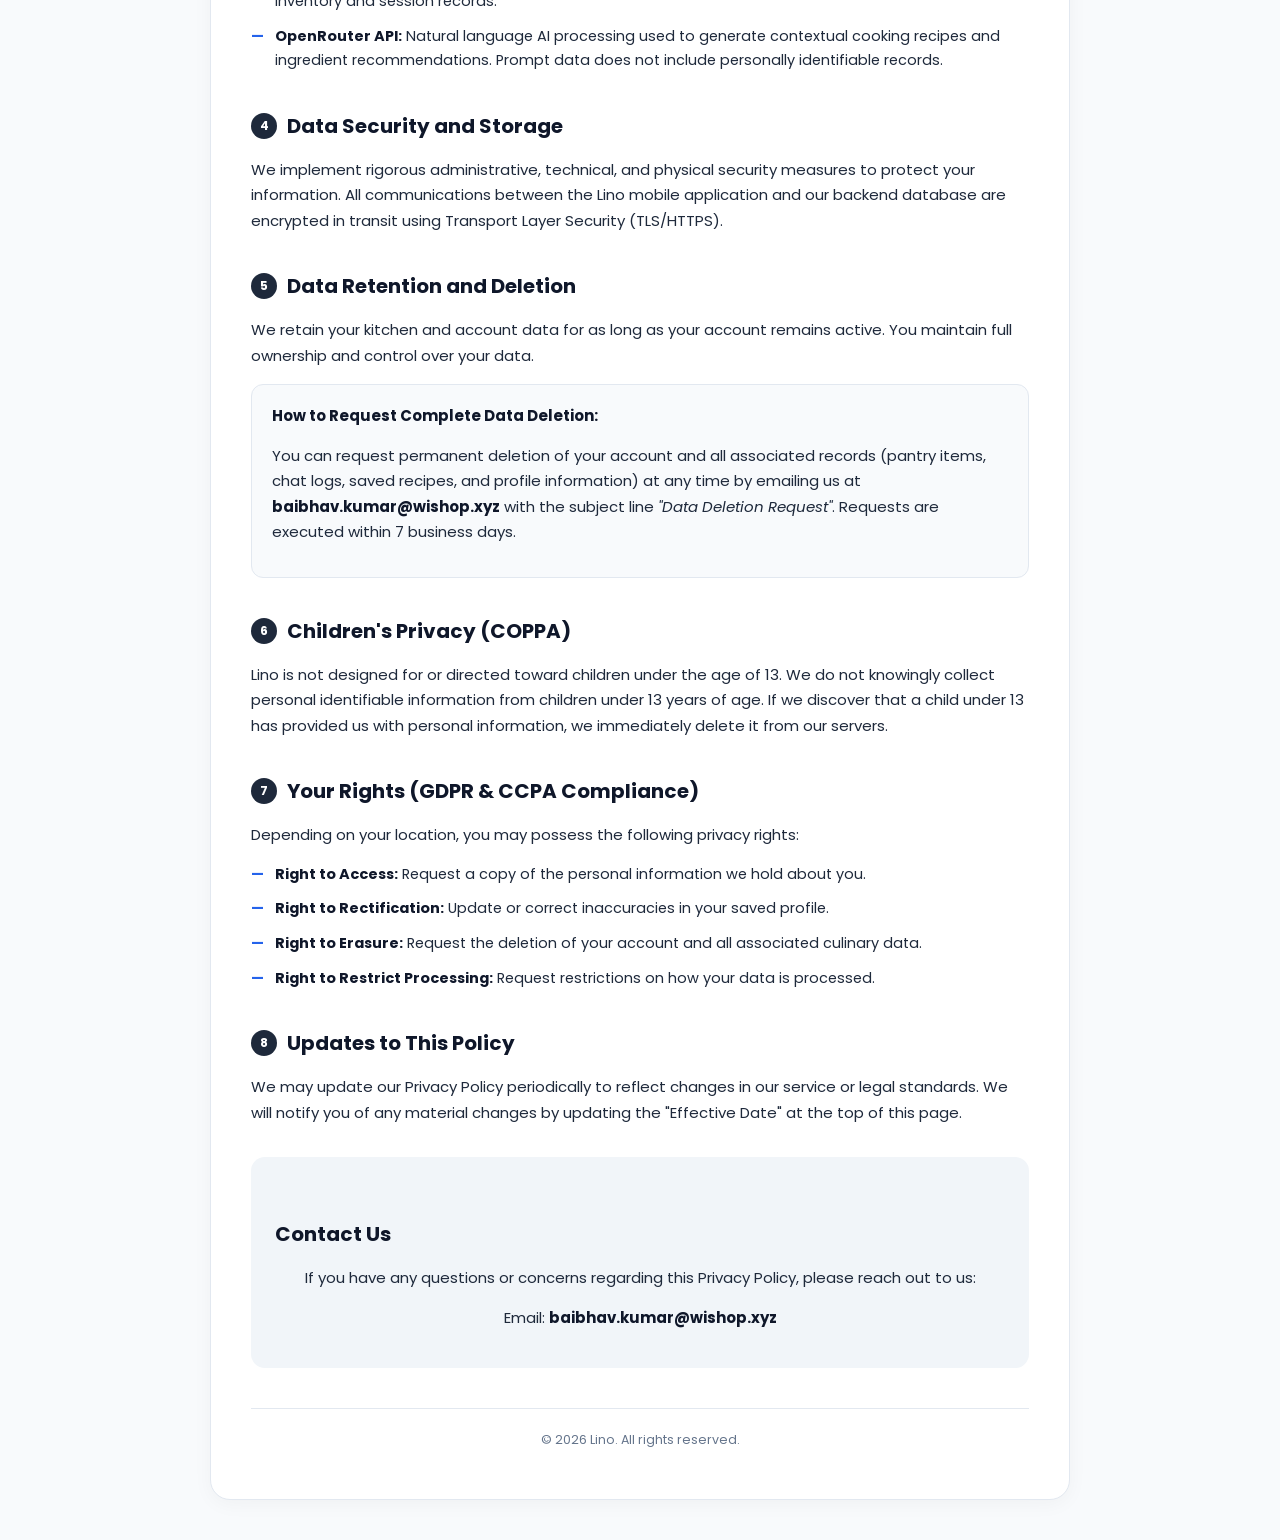
<file: privacy.html>
<!DOCTYPE html>
<html lang="en">
<head>
  <meta charset="UTF-8">
  <meta name="viewport" content="width=device-width, initial-scale=1.0">
  <title>Privacy Policy - Lino App</title>
  <link rel="preconnect" href="https://fonts.googleapis.com">
  <link rel="preconnect" href="https://fonts.gstatic.com" crossorigin>
  <link href="https://fonts.googleapis.com/css2?family=Poppins:wght@300;400;500;600;700;800&display=swap" rel="stylesheet">
  <style>
    :root {
      --bg: #F8FAFC;
      --card-bg: #FFFFFF;
      --primary: #1E293B;
      --primary-dark: #0F172A;
      --accent: #2563EB;
      --accent-light: #EFF6FF;
      --text-main: #1E293B;
      --text-muted: #64748B;
      --border: #E2E8F0;
      --success: #10B981;
    }

    * {
      box-sizing: border-box;
      margin: 0;
      padding: 0;
    }

    body {
      font-family: 'Poppins', -apple-system, BlinkMacSystemFont, 'Segoe UI', Roboto, Helvetica, Arial, sans-serif;
      background-color: var(--bg);
      color: var(--text-main);
      line-height: 1.7;
      padding: 40px 20px;
    }

    .container {
      max-width: 860px;
      margin: 0 auto;
      background: var(--card-bg);
      border: 1px solid var(--border);
      border-radius: 20px;
      padding: 48px 40px;
      box-shadow: 0 4px 20px rgba(0, 0, 0, 0.04);
    }

    header {
      border-bottom: 1px solid var(--border);
      padding-bottom: 28px;
      margin-bottom: 36px;
    }

    .brand-badge {
      display: inline-flex;
      align-items: center;
      background: var(--accent-light);
      color: var(--accent);
      font-size: 13px;
      font-weight: 700;
      padding: 6px 14px;
      border-radius: 30px;
      margin-bottom: 16px;
      letter-spacing: 0.5px;
      text-transform: uppercase;
    }

    h1 {
      font-size: 32px;
      font-weight: 800;
      color: var(--primary-dark);
      letter-spacing: -0.5px;
      margin-bottom: 10px;
    }

    .meta {
      font-size: 13px;
      color: var(--text-muted);
      font-weight: 500;
    }

    h2 {
      font-size: 20px;
      font-weight: 700;
      color: var(--primary-dark);
      margin-top: 36px;
      margin-bottom: 14px;
      display: flex;
      align-items: center;
      gap: 10px;
    }

    .section-badge {
      display: inline-flex;
      align-items: center;
      justify-content: center;
      width: 26px;
      height: 26px;
      background: var(--primary);
      color: #FFFFFF;
      border-radius: 50%;
      font-size: 12px;
      font-weight: 700;
      flex-shrink: 0;
    }

    p {
      color: var(--text-main);
      font-size: 15px;
      margin-bottom: 14px;
    }

    .card-block {
      background: #F8FAFC;
      border: 1px solid var(--border);
      border-radius: 12px;
      padding: 18px 20px;
      margin: 16px 0;
    }

    ul {
      list-style-type: none;
      margin: 12px 0 16px 0;
      padding-left: 0;
    }

    li {
      position: relative;
      padding-left: 24px;
      margin-bottom: 10px;
      font-size: 14.5px;
      color: var(--text-main);
    }

    li::before {
      content: "—";
      position: absolute;
      left: 0;
      color: var(--accent);
      font-weight: 700;
    }

    strong {
      color: var(--primary-dark);
    }

    .highlight-box {
      background: #EFF6FF;
      border-left: 4px solid var(--accent);
      padding: 16px 20px;
      border-radius: 0 12px 12px 0;
      margin: 20px 0;
      font-size: 14.5px;
    }

    .contact-box {
      background: #F1F5F9;
      border-radius: 14px;
      padding: 24px;
      margin-top: 32px;
      text-align: center;
    }

    .contact-box a {
      color: var(--accent);
      text-decoration: none;
      font-weight: 700;
    }

    .contact-box a:hover {
      text-decoration: underline;
    }

    footer {
      margin-top: 40px;
      padding-top: 20px;
      border-top: 1px solid var(--border);
      text-align: center;
      font-size: 12.5px;
      color: var(--text-muted);
    }

    @media (max-width: 600px) {
      body {
        padding: 20px 12px;
      }
      .container {
        padding: 28px 20px;
      }
      h1 {
        font-size: 26px;
      }
      h2 {
        font-size: 18px;
      }
    }
  </style>
</head>
<body>
  <div class="container">
    <header>
      <a href="index.html" style="display: inline-flex; align-items: center; gap: 6px; font-size: 13px; font-weight: 600; color: var(--accent); text-decoration: none; margin-bottom: 18px;">
        ← Back to Lino
      </a>
      <!-- <div class="brand-badge">Lino Legal Documentation</div> -->
      <h1>Privacy Policy</h1>
      <div class="meta">
        Application: Lino<br>
        Effective Date: October 13, 2026<br>
        Developer: Wishop Technologies
      </div>
    </header>

    <p>
      Welcome to <strong>Lino</strong> ("we," "our," or "us"). We provide an intelligent grocery management, pantry inventory, and AI-powered meal ideation platform. We value your privacy and are committed to protecting the personal information you share with us.
    </p>

    <div class="highlight-box">
      <strong>Core Commitment:</strong> We never sell, rent, or trade your personal data, shopping history, or dietary preferences to third-party advertisers or data brokers.
    </div>

    <h2><span class="section-badge">1</span> Information We Collect</h2>
    <p>When you interact with Lino, we may collect the following types of information to provide and improve our service:</p>

    <div class="card-block">
      <ul>
        <li><strong>Account Information:</strong> Name, email address, and profile photo when signing in through Google Sign-In or registering via email authentication.</li>
        <li><strong>Pantry and Grocery Data:</strong> Inventory items, custom grocery entries, quantities, category selections, and shopping cart lists.</li>
        <li><strong>Culinary Preferences:</strong> Household size, appliances, dietary choices (e.g., Veg, Non-Veg, Jain), food allergies, and meal schedule entries.</li>
        <li><strong>AI Chef Conversations:</strong> In-app chat messages, meal queries, and recipe generation requests sent to our culinary copilot.</li>
        <li><strong>Camera and Image Data:</strong> Photos taken through the Receipt Scanner feature, processed solely to extract item names and quantities. Images are not retained or utilized for facial identification.</li>
        <li><strong>Device Diagnostics:</strong> Basic non-identifying telemetry including operating system version and crash reports to maintain application stability.</li>
      </ul>
    </div>

    <h2><span class="section-badge">2</span> How We Use Your Information</h2>
    <p>Your data is used strictly for core app operations and features:</p>
    <ul>
      <li>To personalize culinary suggestions and recipes based on your in-stock pantry items</li>
      <li>To synchronize your inventory, shopping lists, and meal schedules across your devices</li>
      <li>To process grocery receipts and automatically populate your kitchen pantry</li>
      <li>To maintain secure authentication and safeguard your account</li>
      <li>To identify technical bugs and enhance overall app responsiveness</li>
    </ul>

    <h2><span class="section-badge">3</span> Third-Party Services and Data Processors</h2>
    <p>We work with trusted third-party providers who process data strictly under our direction and industry-standard security measures:</p>
    <ul>
      <li><strong>Google Sign-In / Google Play Services:</strong> Used for secure identity verification and authentication management.</li>
      <li><strong>Neon PostgreSQL:</strong> Cloud database infrastructure with TLS/SSL encryption for secure storage of your inventory and session records.</li>
      <li><strong>OpenRouter API:</strong> Natural language AI processing used to generate contextual cooking recipes and ingredient recommendations. Prompt data does not include personally identifiable records.</li>
    </ul>

    <h2><span class="section-badge">4</span> Data Security and Storage</h2>
    <p>
      We implement rigorous administrative, technical, and physical security measures to protect your information. All communications between the Lino mobile application and our backend database are encrypted in transit using Transport Layer Security (TLS/HTTPS).
    </p>

    <h2><span class="section-badge">5</span> Data Retention and Deletion</h2>
    <p>
      We retain your kitchen and account data for as long as your account remains active. You maintain full ownership and control over your data.
    </p>
    <div class="card-block">
      <p><strong>How to Request Complete Data Deletion:</strong></p>
      <p>
        You can request permanent deletion of your account and all associated records (pantry items, chat logs, saved recipes, and profile information) at any time by emailing us at <strong style="unicode-bidi: bidi-override; direction: rtl;">zyx.pohsiw@ramuk.vahbiab</strong> with the subject line <em>"Data Deletion Request"</em>. Requests are executed within 7 business days.
      </p>
    </div>

    <h2><span class="section-badge">6</span> Children's Privacy (COPPA)</h2>
    <p>
      Lino is not designed for or directed toward children under the age of 13. We do not knowingly collect personal identifiable information from children under 13 years of age. If we discover that a child under 13 has provided us with personal information, we immediately delete it from our servers.
    </p>

    <h2><span class="section-badge">7</span> Your Rights (GDPR & CCPA Compliance)</h2>
    <p>Depending on your location, you may possess the following privacy rights:</p>
    <ul>
      <li><strong>Right to Access:</strong> Request a copy of the personal information we hold about you.</li>
      <li><strong>Right to Rectification:</strong> Update or correct inaccuracies in your saved profile.</li>
      <li><strong>Right to Erasure:</strong> Request the deletion of your account and all associated culinary data.</li>
      <li><strong>Right to Restrict Processing:</strong> Request restrictions on how your data is processed.</li>
    </ul>

    <h2><span class="section-badge">8</span> Updates to This Policy</h2>
    <p>
      We may update our Privacy Policy periodically to reflect changes in our service or legal standards. We will notify you of any material changes by updating the "Effective Date" at the top of this page.
    </p>

    <div class="contact-box">
      <h2>Contact Us</h2>
      <p>If you have any questions or concerns regarding this Privacy Policy, please reach out to us:</p>
      <p>Email: <strong style="unicode-bidi: bidi-override; direction: rtl;">zyx.pohsiw@ramuk.vahbiab</strong></p>
    </div>

    <footer>
      &copy; 2026 Lino. All rights reserved.
    </footer>
  </div>
</body>
</html>
</file>
